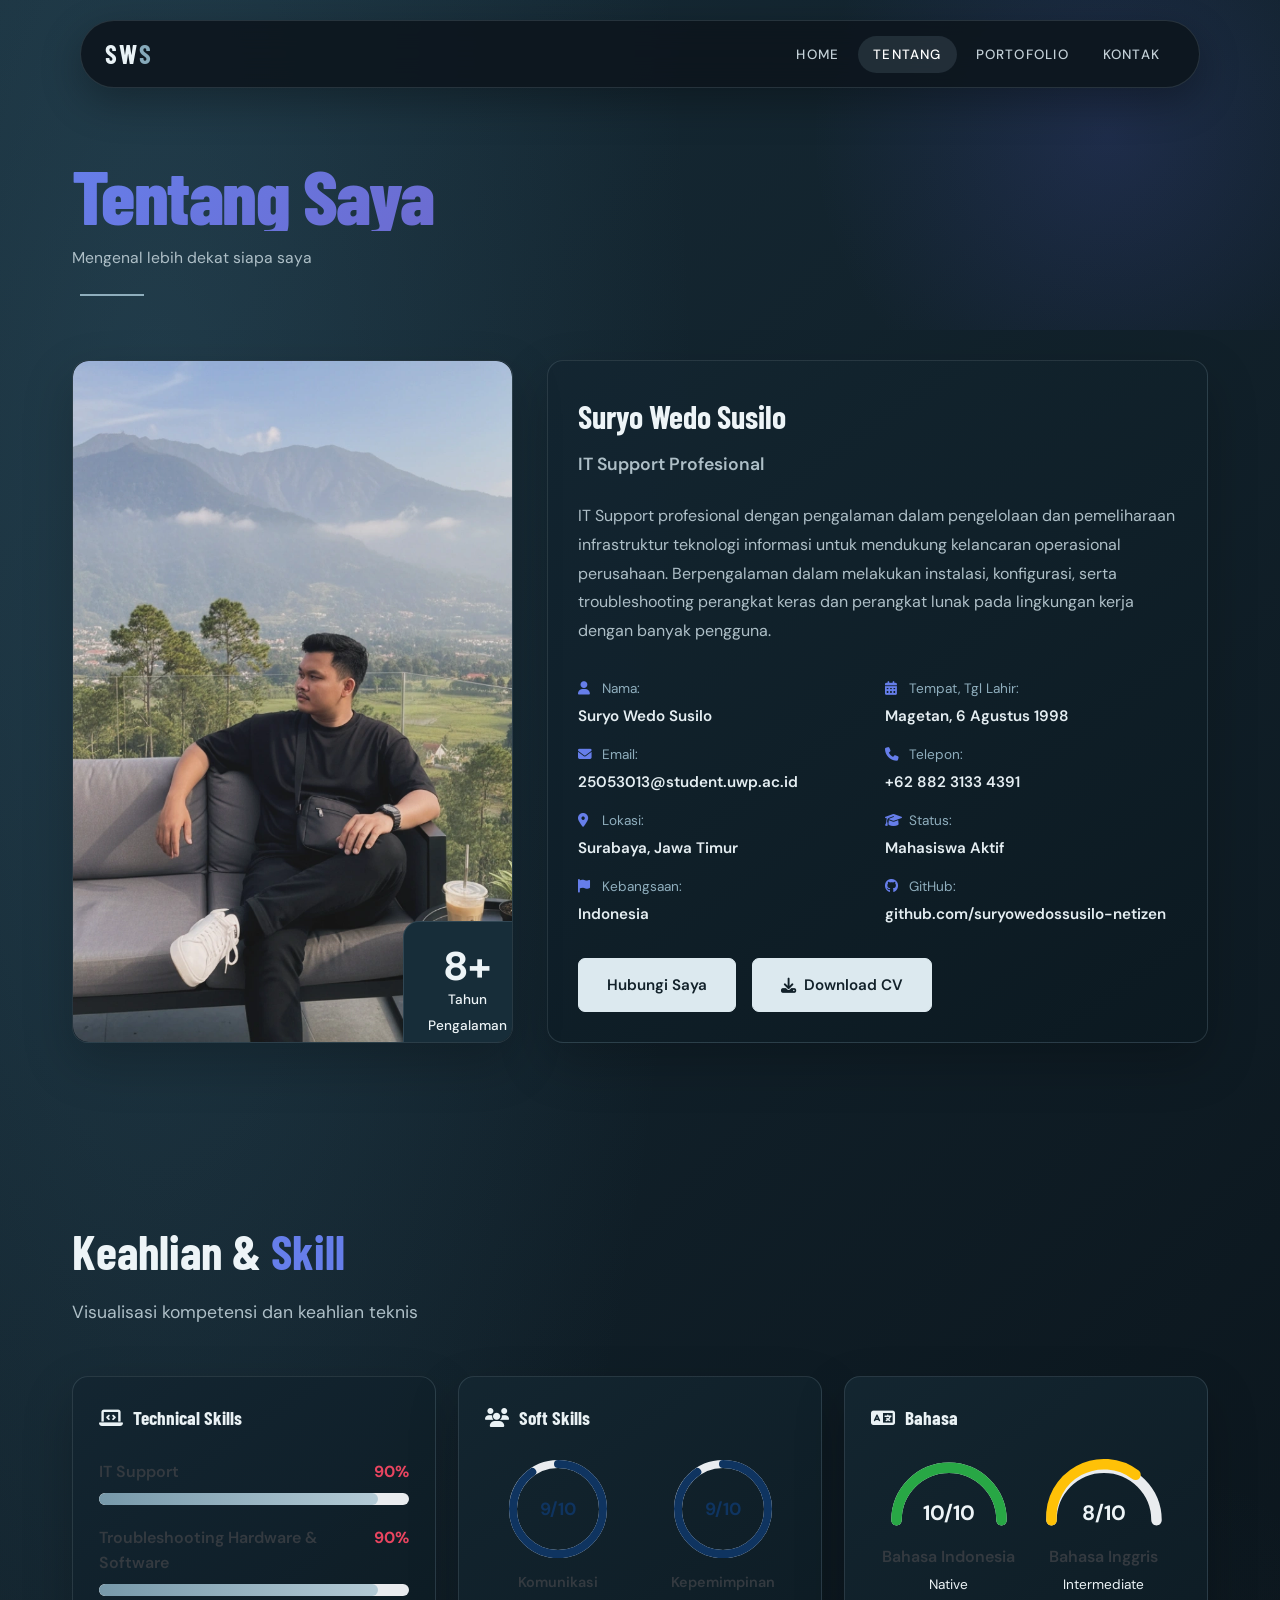
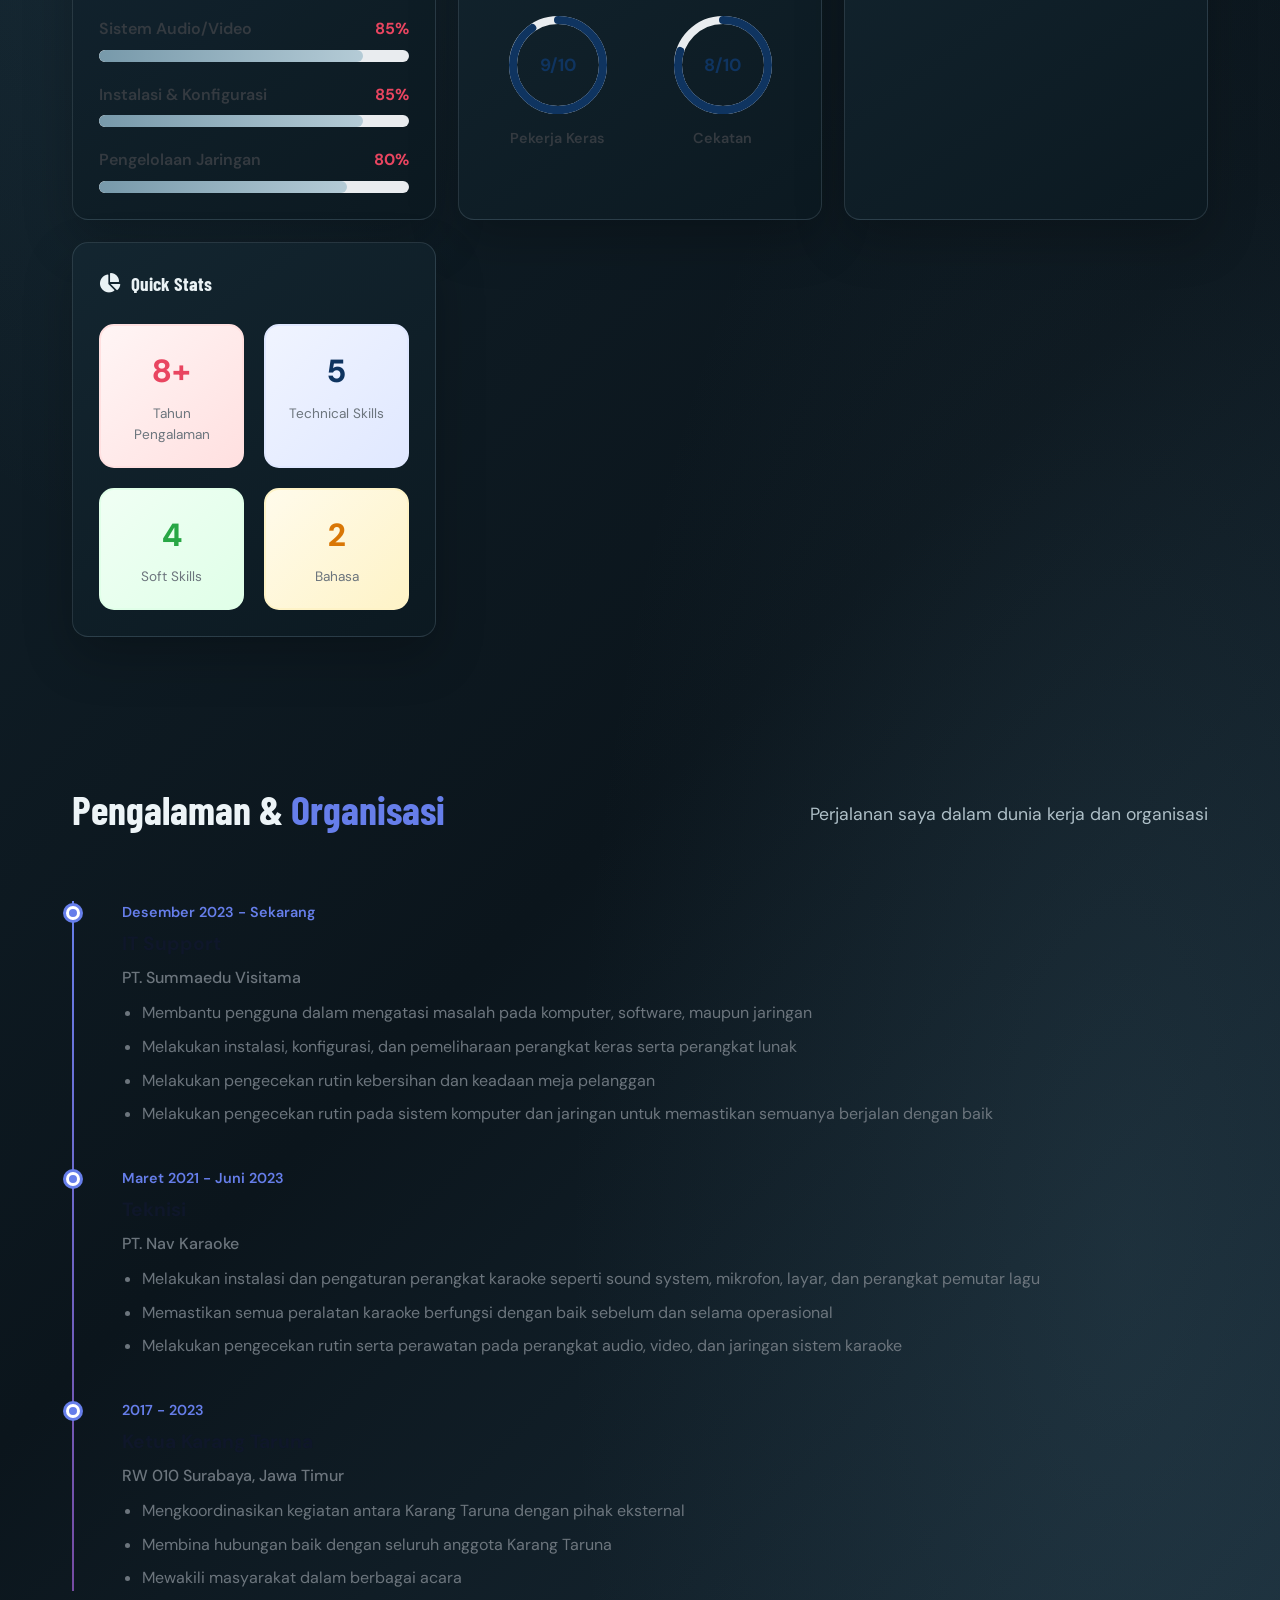
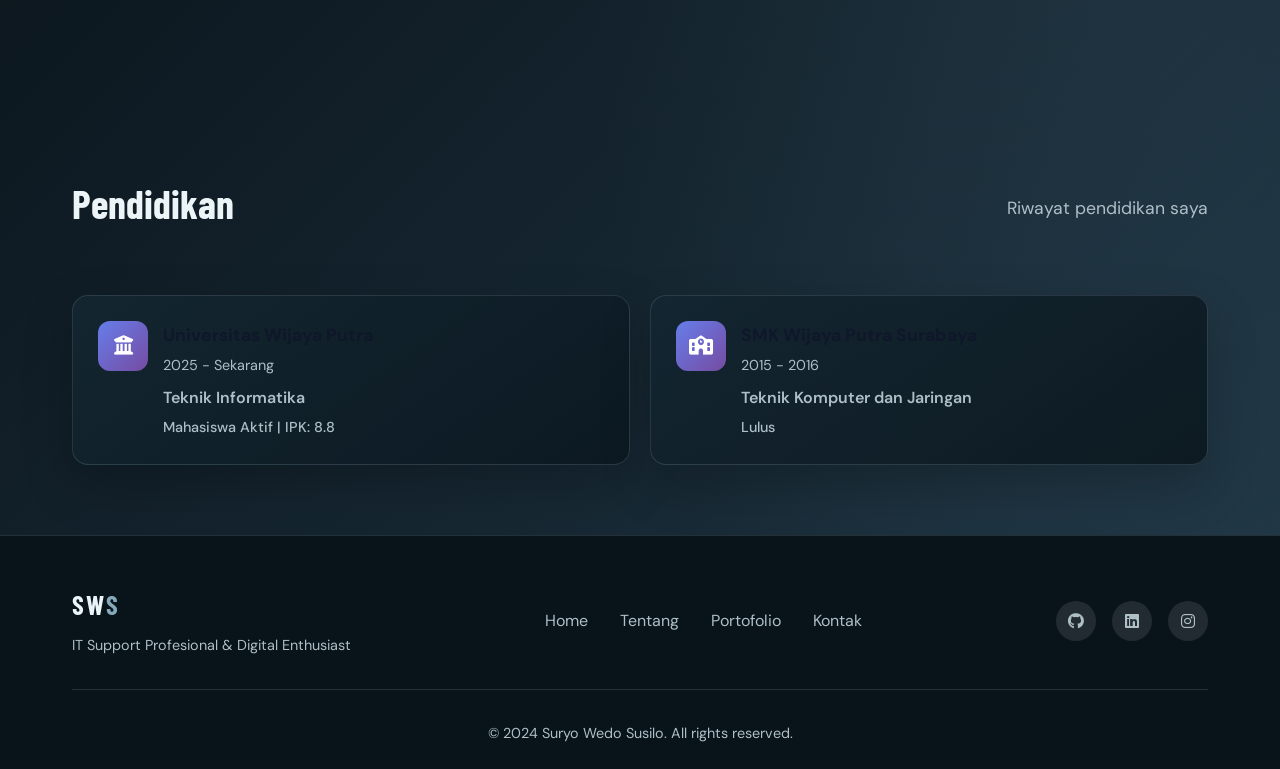
<file: about.html>
<!DOCTYPE html>
<html lang="id">
<head>
    <meta charset="UTF-8">
    <meta name="viewport" content="width=device-width, initial-scale=1.0">
    <title>Tentang Saya | Suryo Wedo Susilo</title>
    <link rel="stylesheet" href="css/style.css">
    <link rel="stylesheet" href="css/responsive.css">
    <link rel="stylesheet" href="css/animation.css">
    <link rel="stylesheet" href="css/portfolio-pages.css?v=20261102">
    <link href="https://cdnjs.cloudflare.com/ajax/libs/font-awesome/6.4.0/css/all.min.css" rel="stylesheet">
    <link rel="preconnect" href="https://fonts.googleapis.com">
    <link rel="preconnect" href="https://fonts.gstatic.com" crossorigin>
    <link href="https://fonts.googleapis.com/css2?family=Barlow+Condensed:wght@400;500;600;700;800&family=DM+Sans:wght@400;500;600;700&display=swap" rel="stylesheet">
    <base target="_self">
    <style>
        .skill-fill { height: 100%; background-color: var(--accent-color, #4caf50); display: block; }
        .skill-fill[data-percent="90"] { width: 90%; }
        .skill-fill[data-percent="85"] { width: 85%; }
        .skill-fill[data-percent="80"] { width: 80%; }
        .skills-dashboard-section {
            padding: 80px 0;
            background: linear-gradient(135deg, #f8f9fa 0%, #e9ecef 100%);
        }
        .section-header {
            text-align: center;
            margin-bottom: 50px;
        }
        .section-title {
            font-size: 2.5rem;
            margin-bottom: 10px;
        }
        .section-subtitle {
            color: #6c757d;
            font-size: 1.1rem;
        }
        .skills-grid {
            display: grid;
            grid-template-columns: repeat(auto-fit, minmax(350px, 1fr));
            gap: 30px;
            margin-bottom: 40px;
        }
        .skill-card {
            background: white;
            border-radius: 20px;
            padding: 30px;
            box-shadow: 0 10px 40px rgba(0,0,0,0.1);
        }
        .skill-card h3 {
            margin-bottom: 25px;
            display: flex;
            align-items: center;
            gap: 10px;
        }
        .tech-skills h3 {
            color: #e94560;
        }
        
        .soft-skills h3 {
            color: #0f3460;
        }
        
        .skill-bar-item {
            margin-bottom: 20px;
        }
        
        .skill-bar-header {
            display: flex;
            justify-content: space-between;
            margin-bottom: 8px;
        }
        
        .skill-bar-header span:first-child {
            font-weight: 600;
            color: #333;
        }
        
        .skill-percentage {
            color: #e94560;
            font-weight: bold;
        }
        
        .skill-bar-container {
            background: #e9ecef;
            height: 12px;
            border-radius: 6px;
            overflow: hidden;
        }
        
        .skill-bar-fill {
            height: 100%;
            border-radius: 6px;
            animation: fillBar 1.5s ease-out;
        }

        .skill-bar-fill-90 {
            width: 90%;
            background: linear-gradient(90deg, #e94560, #ff6b6b);
            animation-delay: 0.1s;
        }

        .skill-bar-fill-85 {
            width: 85%;
            background: linear-gradient(90deg, #ff6b6b, #ff8585);
            animation-delay: 0.2s;
        }

        .skill-bar-fill-85-3 {
            width: 85%;
            background: linear-gradient(90deg, #ff6b6b, #ff8585);
            animation-delay: 0.3s;
        }

        .skill-bar-fill-80 {
            width: 80%;
            background: linear-gradient(90deg, #ff8585, #ffb8b8);
            animation-delay: 0.4s;
        }
        
        .skill-bar-fill.tech-gradient-1,
        .skill-bar-fill.tech-gradient-2 {
            background: linear-gradient(90deg, #e94560, #ff6b6b);
        }
        
        .skill-bar-fill.tech-gradient-3,
        .skill-bar-fill.tech-gradient-4 {
            background: linear-gradient(90deg, #ff6b6b, #ff8585);
        }
        
        .skill-bar-fill.tech-gradient-5 {
            background: linear-gradient(90deg, #ff8585, #ffb8b8);
        }
        
        .soft-skills-grid {
            display: grid;
            grid-template-columns: 1fr 1fr;
            gap: 20px;
        }
        
        .progress-circle {
            text-align: center;
        }
        
        .progress-circle-svg {
            position: relative;
            width: 100px;
            height: 100px;
            margin: 0 auto 10px;
        }
        
        .progress-label {
            font-weight: 600;
            color: #333;
            font-size: 0.9rem;
        }
    </style>
    <link rel="preconnect" href="https://fonts.googleapis.com">
</head>
<body>
    <nav id="navbar" class="navbar scrolled">
        <div class="container">
            <a href="index.html" class="logo">SW<span class="highlight">S</span></a>
            <button type="button" class="nav-toggle" id="navToggle" aria-label="Toggle navigation">
                <i class="fas fa-bars"></i>
            </button>
            <ul class="nav-menu" id="navMenu">
                <li><a href="index.html">Home</a></li>
                <li><a href="about.html" class="active">Tentang</a></li>
                <li><a href="projects.html">Portofolio</a></li>
                <li><a href="contact.html">Kontak</a></li>
            </ul>
        </div>
    </nav>
    <section class="page-hero">
        <div class="container">
            <h1 class="page-title">Tentang <span class="highlight">Saya</span></h1>
            <p class="page-subtitle">Mengenal lebih dekat siapa saya</p>
        </div>
    </section>
    <section class="about-section">
        <div class="container">
            <div class="about-grid">
                <div class="about-image">
                    <img src="assets/images/profil2.jpg" alt="Suryo Wedo Susilo" id="aboutImage">
                    <div class="experience-badge">
                        <span class="number">8+</span>
                        <span class="text">Tahun<br>Pengalaman</span>
                    </div>
                </div>
                <div class="about-content">
                    <h2>Suryo Wedo Susilo</h2>
                    <p class="about-role">IT Support Profesional</p>
                    <div class="about-text">
                        <p>IT Support profesional dengan pengalaman dalam pengelolaan dan pemeliharaan infrastruktur teknologi informasi untuk mendukung kelancaran operasional perusahaan. Berpengalaman dalam melakukan instalasi, konfigurasi, serta troubleshooting perangkat keras dan perangkat lunak pada lingkungan kerja dengan banyak pengguna.</p>
                    </div>
                    <div class="personal-info">
                        <div class="info-item">
                            <span class="label"><i class="fas fa-user"></i> Nama:</span>
                            <span class="value">Suryo Wedo Susilo</span>
                        </div>
                        <div class="info-item">
                            <span class="label"><i class="fas fa-calendar-alt"></i> Tempat, Tgl Lahir:</span>
                            <span class="value">Magetan, 6 Agustus 1998</span>
                        </div>
                        <div class="info-item">
                            <span class="label"><i class="fas fa-envelope"></i> Email:</span>
                            <span class="value">25053013@student.uwp.ac.id</span>
                        </div>
                        <div class="info-item">
                            <span class="label"><i class="fas fa-phone"></i> Telepon:</span>
                            <span class="value">+62 882 3133 4391</span>
                        </div>
                        <div class="info-item">
                            <span class="label"><i class="fas fa-map-marker-alt"></i> Lokasi:</span>
                            <span class="value">Surabaya, Jawa Timur</span>
                        </div>
                        <div class="info-item">
                            <span class="label"><i class="fas fa-graduation-cap"></i> Status:</span>
                            <span class="value">Mahasiswa Aktif</span>
                        </div>
                        <div class="info-item">
                            <span class="label"><i class="fas fa-flag"></i> Kebangsaan:</span>
                            <span class="value">Indonesia</span>
                        </div>
                        <div class="info-item">
                            <span class="label"><i class="fab fa-github"></i> GitHub:</span>
                            <span class="value">github.com/suryowedossusilo-netizen</span>
                        </div>
                    </div>
                    <div class="about-buttons">
                        <a href="contact.html" class="btn btn-primary">Hubungi Saya</a>
                        <a href="https://drive.google.com/file/d/1eTiuidRUvcqx3aAX0KhzxMoconwBWNHU/view?usp=sharing" class="btn btn-black" target="_self" rel="noopener noreferrer">
                            <i class="fas fa-download"></i> Download CV
                        </a>
                    </div>
                </div>
            </div>
        </div>
    </section>
    <section class="skills-dashboard-section">
        <div class="container">
            <div class="section-header">
                <h2 class="section-title">Keahlian & <span class="highlight">Skill</span></h2>
                <p class="section-subtitle">Visualisasi kompetensi dan keahlian teknis</p>
            </div>

            <div class="dashboard-grid">
                <div class="dashboard-card card-technical">
                    <h3 class="card-title">
                        <i class="fas fa-laptop-code"></i> Technical Skills
                    </h3>

                    <div class="skill-bar-item">
                        <div class="skill-header">
                            <span>IT Support</span>
                            <span class="skill-percent">90%</span>
                        </div>
                        <div class="skill-track">
                            <div class="skill-fill" data-percent="90"></div>
                        </div>
                    </div>

                    <div class="skill-bar-item">
                        <div class="skill-header">
                            <span>Troubleshooting Hardware & Software</span>
                            <span class="skill-percent">90%</span>
                        </div>
                        <div class="skill-track">
                            <div class="skill-fill" data-percent="90"></div>
                        </div>
                    </div>

                    <div class="skill-bar-item">
                        <div class="skill-header">
                            <span>Sistem Audio/Video</span>
                            <span class="skill-percent">85%</span>
                        </div>
                        <div class="skill-track">
                            <div class="skill-fill" data-percent="85"></div>
                        </div>
                    </div>

                    <div class="skill-bar-item">
                        <div class="skill-header">
                            <span>Instalasi & Konfigurasi</span>
                            <span class="skill-percent">85%</span>
                        </div>
                        <div class="skill-track">
                            <div class="skill-fill" data-percent="85"></div>
                        </div>
                    </div>

                    <div class="skill-bar-item">
                        <div class="skill-header">
                            <span>Pengelolaan Jaringan</span>
                            <span class="skill-percent">80%</span>
                        </div>
                        <div class="skill-track">
                            <div class="skill-fill" data-percent="80"></div>
                        </div>
                    </div>
                </div>
                <div class="dashboard-card card-soft">
                    <h3 class="card-title">
                        <i class="fas fa-users"></i> Soft Skills
                    </h3>

                    <div class="soft-skills-grid">
                        <div class="circular-skill">
                            <div class="circular-progress" data-percent="90">
                                <svg viewBox="0 0 100 100">
                                    <circle class="circle-bg" cx="50" cy="50" r="45"/>
                                    <circle class="circle-fill" cx="50" cy="50" r="45" stroke-dasharray="283" stroke-dashoffset="28"/>
                                </svg>
                                <span class="circular-text">9/10</span>
                            </div>
                            <span class="circular-label">Komunikasi</span>
                        </div>

                        <div class="circular-skill">
                            <div class="circular-progress" data-percent="90">
                                <svg viewBox="0 0 100 100">
                                    <circle class="circle-bg" cx="50" cy="50" r="45"/>
                                    <circle class="circle-fill" cx="50" cy="50" r="45" stroke-dasharray="283" stroke-dashoffset="28"/>
                                </svg>
                                <span class="circular-text">9/10</span>
                            </div>
                            <span class="circular-label">Kepemimpinan</span>
                        </div>

                        <div class="circular-skill">
                            <div class="circular-progress" data-percent="90">
                                <svg viewBox="0 0 100 100">
                                    <circle class="circle-bg" cx="50" cy="50" r="45"/>
                                    <circle class="circle-fill" cx="50" cy="50" r="45" stroke-dasharray="283" stroke-dashoffset="28"/>
                                </svg>
                                <span class="circular-text">9/10</span>
                            </div>
                            <span class="circular-label">Pekerja Keras</span>
                        </div>

                        <div class="circular-skill">
                            <div class="circular-progress" data-percent="80">
                                <svg viewBox="0 0 100 100">
                                    <circle class="circle-bg" cx="50" cy="50" r="45"/>
                                    <circle class="circle-fill" cx="50" cy="50" r="45" stroke-dasharray="283" stroke-dashoffset="57"/>
                                </svg>
                                <span class="circular-text">8/10</span>
                            </div>
                            <span class="circular-label">Cekatan</span>
                        </div>
                    </div>
                </div>
                <div class="dashboard-card card-languages">
                    <h3 class="card-title">
                        <i class="fas fa-language"></i> Bahasa
                    </h3>

                    <div class="language-gauges">
                        <div class="gauge-item">
                            <div class="gauge-container">
                                <svg viewBox="0 0 140 80">
                                    <path class="gauge-bg" d="M 10 70 A 60 60 0 0 1 130 70"/>
                                    <path class="gauge-fill gauge-fill-full" d="M 10 70 A 60 60 0 0 1 130 70"/>
                                </svg>
                                <span class="gauge-text">10/10</span>
                            </div>
                            <div class="gauge-info">
                                <span class="gauge-name">Bahasa Indonesia</span>
                                <span class="gauge-level">Native</span>
                            </div>
                        </div>

                        <div class="gauge-item">
                            <div class="gauge-container">
                                <svg viewBox="0 0 140 80">
                                    <path class="gauge-bg" d="M 10 70 A 60 60 0 0 1 130 70"/>
                                    <path class="gauge-fill gauge-fill-partial" d="M 10 70 A 60 60 0 0 1 106 18"/>
                                </svg>
                                <span class="gauge-text">8/10</span>
                            </div>
                            <div class="gauge-info">
                                <span class="gauge-name">Bahasa Inggris</span>
                                <span class="gauge-level">Intermediate</span>
                            </div>
                        </div>
                    </div>
                </div>
                <div class="dashboard-card card-stats">
                    <h3 class="card-title">
                        <i class="fas fa-chart-pie"></i> Quick Stats
                    </h3>

                    <div class="stats-grid-mini">
                        <div class="stat-mini stat-red">
                            <div class="stat-mini-number">8+</div>
                            <div class="stat-mini-label">Tahun Pengalaman</div>
                        </div>

                        <div class="stat-mini stat-blue">
                            <div class="stat-mini-number">5</div>
                            <div class="stat-mini-label">Technical Skills</div>
                        </div>

                        <div class="stat-mini stat-green">
                            <div class="stat-mini-number">4</div>
                            <div class="stat-mini-label">Soft Skills</div>
                        </div>

                        <div class="stat-mini stat-yellow">
                            <div class="stat-mini-number">2</div>
                            <div class="stat-mini-label">Bahasa</div>
                        </div>
                    </div>
                </div>
            </div>
        </div>
    </section>
    <section class="experience-section">
        <div class="container">
            <div class="section-header">
                <h2 class="section-title">Pengalaman & <span class="highlight">Organisasi</span></h2>
                <p class="section-subtitle">Perjalanan saya dalam dunia kerja dan organisasi</p>
            </div>
            <div class="timeline" id="experienceTimeline">
                <div class="timeline-item">
                    <div class="timeline-date">Desember 2023 - Sekarang</div>
                    <div class="timeline-title">IT Support</div>
                    <div class="timeline-company">PT. Summaedu Visitama</div>
                    <div class="timeline-description">
                        <ul>
                            <li>Membantu pengguna dalam mengatasi masalah pada komputer, software, maupun jaringan</li>
                            <li>Melakukan instalasi, konfigurasi, dan pemeliharaan perangkat keras serta perangkat lunak</li>
                            <li>Melakukan pengecekan rutin kebersihan dan keadaan meja pelanggan</li>
                            <li>Melakukan pengecekan rutin pada sistem komputer dan jaringan untuk memastikan semuanya berjalan dengan baik</li>
                        </ul>
                    </div>
                </div>
                <div class="timeline-item">
                    <div class="timeline-date">Maret 2021 - Juni 2023</div>
                    <div class="timeline-title">Teknisi</div>
                    <div class="timeline-company">PT. Nav Karaoke</div>
                    <div class="timeline-description">
                        <ul>
                            <li>Melakukan instalasi dan pengaturan perangkat karaoke seperti sound system, mikrofon, layar, dan perangkat pemutar lagu</li>
                            <li>Memastikan semua peralatan karaoke berfungsi dengan baik sebelum dan selama operasional</li>
                            <li>Melakukan pengecekan rutin serta perawatan pada perangkat audio, video, dan jaringan sistem karaoke</li>
                        </ul>
                    </div>
                </div>
                <div class="timeline-item">
                    <div class="timeline-date">2017 - 2023</div>
                    <div class="timeline-title">Ketua Karang Taruna</div>
                    <div class="timeline-company">RW 010 Surabaya, Jawa Timur</div>
                    <div class="timeline-description">
                        <ul>
                            <li>Mengkoordinasikan kegiatan antara Karang Taruna dengan pihak eksternal</li>
                            <li>Membina hubungan baik dengan seluruh anggota Karang Taruna</li>
                            <li>Mewakili masyarakat dalam berbagai acara</li>
                        </ul>
                    </div>
                </div>
            </div>
        </div>
    </section>
    <section class="education-section">
        <div class="container">
            <div class="section-header">
                <h2 class="section-title">Pendidikan</h2>
                <p class="section-subtitle">Riwayat pendidikan saya</p>
            </div>
            <div class="education-grid">

                <div class="education-card">
                    <div class="education-icon">
                        <i class="fas fa-university"></i>
                    </div>
                    <div class="education-info">
                        <h3>Universitas Wijaya Putra</h3>
                        <p class="education-year">2025 - Sekarang</p>
                        <p class="education-major">Teknik Informatika</p>
                        <p class="education-status">Mahasiswa Aktif | IPK: 8.8</p>
                    </div>
                </div>

                <div class="education-card">
                    <div class="education-icon">
                        <i class="fas fa-school"></i>
                    </div>
                    <div class="education-info">
                        <h3>SMK Wijaya Putra Surabaya</h3>
                        <p class="education-year">2015 - 2016</p>
                        <p class="education-major">Teknik Komputer dan Jaringan</p>
                        <p class="education-status">Lulus</p>
                    </div>
                </div>
            </div>
        </div>
    </section>

    <!-- Footer -->
    <footer class="footer">
        <div class="container">
            <div class="footer-content">
                <div class="footer-brand">
                    <span class="logo">SW<span class="highlight">S</span></span>
                    <p>IT Support Profesional & Digital Enthusiast</p>
                </div>
                <div class="footer-links">
                    <a href="index.html">Home</a>
                    <a href="about.html">Tentang</a>
                    <a href="projects.html">Portofolio</a>
                    <a href="contact.html">Kontak</a>
                </div>
                <div class="footer-social">
                    <a href="https://github.com/suryowedossusilo-netizen" target="_self" rel="noopener noreferrer" aria-label="GitHub">
                        <i class="fab fa-github"></i>
                    </a>
                    <a href="https://www.linkedin.com/in/suryo-wedo-susilo" target="_self" rel="noopener noreferrer" aria-label="LinkedIn">
                        <i class="fab fa-linkedin"></i>
                    </a>
                    <a href="https://www.instagram.com/Vruimte_" target="_self" rel="noopener noreferrer" aria-label="Instagram">
                        <i class="fab fa-instagram"></i>
                    </a>
                </div>
            </div>
            <div class="footer-bottom">
                <p>&copy; 2024 Suryo Wedo Susilo. All rights reserved.</p>
            </div>
        </div>
    </footer>

    <script src="js/main.js"></script>
    <script src="js/animation.js"></script>
    <script>
       document.addEventListener('DOMContentLoaded', () => {
    const skillBars = document.querySelectorAll('.skill-fill');
    const observer = new IntersectionObserver((entries) => {
        entries.forEach(entry => {
            if (entry.isIntersecting) {
                const percent = entry.target.getAttribute('data-percent');
                entry.target.style.width = percent + '%';
                entry.target.classList.add('animated');
            }
        });
    }, { threshold: 0.5 });

    skillBars.forEach(bar => observer.observe(bar));
    
    const timelineItems = document.querySelectorAll('.timeline-item');
    const timelineObserver = new IntersectionObserver((entries) => {
        entries.forEach((entry, index) => {
            if (entry.isIntersecting) {
                setTimeout(() => {
                    entry.target.classList.add('animate-in');
                }, index * 200);
            }
        });
    }, { threshold: 0.2 });

    timelineItems.forEach(item => timelineObserver.observe(item));
});
            }
            const skillBars = document.querySelectorAll('.skill-fill');
            const observer = new IntersectionObserver((entries) => {
                entries.forEach(entry => {
                    if (entry.isIntersecting) {
                        entry.target.style.width = entry.target.style.width;
                        entry.target.classList.add('animated');
                    }
                });
            }, { threshold: 0.5 });

            skillBars.forEach(bar => observer.observe(bar));
            const timelineItems = document.querySelectorAll('.timeline-item');
            const timelineObserver = new IntersectionObserver((entries) => {
                entries.forEach((entry, index) => {
                    if (entry.isIntersecting) {
                        setTimeout(() => {
                            entry.target.classList.add('animate-in');
                        }, index * 200);
                    }
                });
            }, { threshold: 0.2 });

            timelineItems.forEach(item => timelineObserver.observe(item));
        });
      </script>
</body>
</html>
</file>
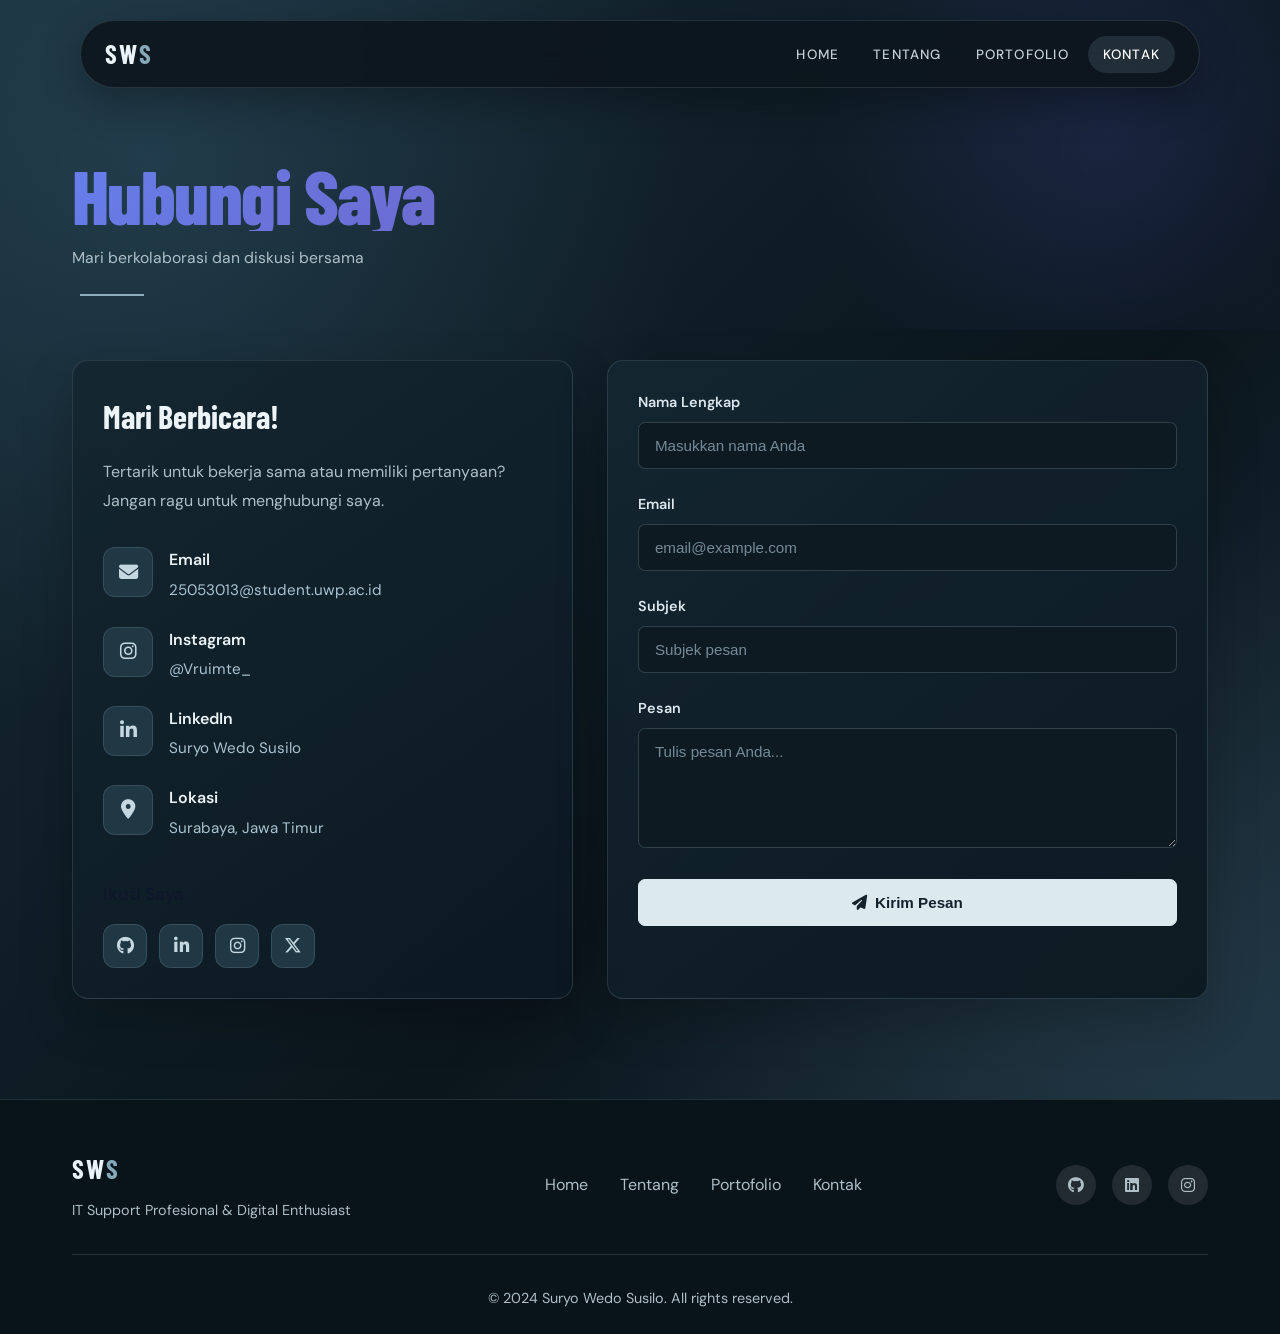
<file: contact.html>
<!DOCTYPE html>
<html lang="id">
<head>
    <meta charset="UTF-8">
    <meta name="viewport" content="width=device-width, initial-scale=1.0">
    <title>Kontak | Suryo Wedo Susilo</title>
    <link rel="stylesheet" href="css/style.css">
    <link rel="stylesheet" href="css/responsive.css">
    <link rel="stylesheet" href="css/animation.css">
    <link rel="stylesheet" href="css/portfolio-pages.css?v=20261102">
    <link href="https://cdnjs.cloudflare.com/ajax/libs/font-awesome/6.4.0/css/all.min.css" rel="stylesheet">
    <link rel="preconnect" href="https://fonts.googleapis.com">
    <link rel="preconnect" href="https://fonts.gstatic.com" crossorigin>
    <link href="https://fonts.googleapis.com/css2?family=Barlow+Condensed:wght@400;500;600;700;800&family=DM+Sans:wght@400;500;600;700&display=swap" rel="stylesheet">
<base target="_self">
    <link rel="preconnect" href="https://fonts.googleapis.com">
</head>
<body>
    <nav id="navbar" class="navbar scrolled">
        <div class="container">
            <a href="index.html" class="logo">SW<span class="highlight">S</span></a>
            <button class="nav-toggle" id="navToggle" aria-label="Toggle navigation">
                <i class="fas fa-bars"></i>
            </button>
            <ul class="nav-menu" id="navMenu">
                <li><a href="index.html">Home</a></li>
                <li><a href="about.html">Tentang</a></li>
                <li><a href="projects.html">Portofolio</a></li>
                <li><a href="contact.html" class="active">Kontak</a></li>
            </ul>
        </div>
    </nav>
    <section class="page-hero">
        <div class="container">
            <h1 class="page-title">Hubungi <span class="highlight">Saya</span></h1>
            <p class="page-subtitle">Mari berkolaborasi dan diskusi bersama</p>
        </div>
    </section>
    <section class="contact-section">
        <div class="container">
            <div class="contact-grid">
                <div class="contact-info">
                    <h2>Mari Berbicara!</h2>
                    <p>Tertarik untuk bekerja sama atau memiliki pertanyaan? Jangan ragu untuk menghubungi saya.</p>

                    <div class="contact-details">
                        <div class="contact-item">
                            <div class="contact-icon">
                                <i class="fas fa-envelope"></i>
                            </div>
                            <div class="contact-detail">
                                <h4>Email</h4>
                                <a href="mailto:25053013@student.uwp.ac.id">25053013@student.uwp.ac.id</a>
                            </div>
                        </div>

                        <div class="contact-item">
                            <div class="contact-icon">
                                <i class="fab fa-instagram"></i>
                            </div>
                            <div class="contact-detail">
                                <h4>Instagram</h4>
                                <a href="https://www.instagram.com/vruimte_" target="_blank" rel="noopener noreferrer">@Vruimte_</a>
                            </div>
                        </div>

                        <div class="contact-item">
                            <div class="contact-icon">
                                <i class="fab fa-linkedin-in"></i>
                            </div>
                            <div class="contact-detail">
                                <h4>LinkedIn</h4>
                                <a href="https://www.linkedin.com/in/suryo-wedo-susilo/" target="_blank" rel="noopener noreferrer">Suryo Wedo Susilo</a>
                            </div>
                        </div>

                        <div class="contact-item">
                            <div class="contact-icon">
                                <i class="fas fa-map-marker-alt"></i>
                            </div>
                            <div class="contact-detail">
                                <h4>Lokasi</h4>
                                <a href="https://maps.google.com/?q=Surabaya,Jawa+Timur" target="_blank" rel="noopener noreferrer">Surabaya, Jawa Timur</a>
                            </div>
                        </div>
                    </div>

                    <div class="social-connect">
                        <h4>Ikuti Saya</h4>
                        <div class="social-icons">
                            <a href="https://github.com/suryowedossusilo-netizen" target="_blank" rel="noopener noreferrer" class="social-icon" title="GitHub">
                                <i class="fab fa-github"></i>
                            </a>
                            <a href="https://www.linkedin.com/in/suryo-wedo-susilo" target="_blank" rel="noopener noreferrer" class="social-icon" title="LinkedIn">
                                <i class="fab fa-linkedin-in"></i>
                            </a>
                            <a href="https://www.instagram.com/Vruimte_" target="_blank" rel="noopener noreferrer" class="social-icon" title="Instagram">
                                <i class="fab fa-instagram"></i>
                            </a>
                            <a href="https://x.com/VRuimte" target="_blank" rel="noopener noreferrer" class="social-icon" title="X (Twitter)">
                                <i class="fab fa-x-twitter"></i>
                            </a>
                        </div>
                    </div>
                </div>
                <div class="contact-form-wrapper">
                    <form id="contactForm" class="contact-form" novalidate>
                        <div class="form-group">
                            <label for="name">Nama Lengkap</label>
                            <input type="text" id="name" name="name" required placeholder="Masukkan nama Anda">
                            <span class="form-error">Nama wajib diisi</span>
                        </div>

                        <div class="form-group">
                            <label for="email">Email</label>
                            <input type="email" id="email" name="email" required placeholder="email@example.com">
                            <span class="form-error">Email tidak valid</span>
                        </div>

                        <div class="form-group">
                            <label for="subject">Subjek</label>
                            <input type="text" id="subject" name="subject" required placeholder="Subjek pesan">
                            <span class="form-error">Subjek wajib diisi</span>
                        </div>

                        <div class="form-group">
                            <label for="message">Pesan</label>
                            <textarea id="message" name="message" rows="5" required placeholder="Tulis pesan Anda..."></textarea>
                            <span class="form-error">Pesan wajib diisi</span>
                        </div>

                        <button type="submit" class="btn btn-primary btn-full">
                            <i class="fas fa-paper-plane"></i> Kirim Pesan
                        </button>
                    </form>
                </div>
            </div>
        </div>
    </section>
    <footer class="footer">
        <div class="container">
            <div class="footer-content">
                <div class="footer-brand">
                    <span class="logo">SW<span class="highlight">S</span></span>
                    <p>IT Support Profesional & Digital Enthusiast</p>
                </div>
                <div class="footer-links">
                    <a href="index.html">Home</a>
                    <a href="about.html">Tentang</a>
                    <a href="projects.html">Portofolio</a>
                    <a href="contact.html">Kontak</a>
                </div>
                <div class="footer-social">
                    <a href="https://github.com/suryowedossusilo-netizen" target="_blank" rel="noopener noreferrer" aria-label="GitHub">
                        <i class="fab fa-github"></i>
                    </a>
                    <a href="https://www.linkedin.com/in/suryo-wedo-susilo" target="_blank" rel="noopener noreferrer" aria-label="LinkedIn">
                        <i class="fab fa-linkedin"></i>
                    </a>
                    <a href="https://www.instagram.com/Vruimte_" target="_blank" rel="noopener noreferrer" aria-label="Instagram">
                        <i class="fab fa-instagram"></i>
                    </a>
                </div>
            </div>
            <div class="footer-bottom">
                <p>&copy; 2024 Suryo Wedo Susilo. All rights reserved.</p>
            </div>
        </div>
    </footer>

    <script src="js/main.js"></script>
    <script src="js/animation.js"></script>
    <script>
        document.addEventListener('DOMContentLoaded', () => {
            const navToggle = document.getElementById('navToggle');
            const navMenu = document.getElementById('navMenu');

            if (navToggle && navMenu) {
                navToggle.addEventListener('click', () => {
                    navMenu.classList.toggle('active');
                    navToggle.classList.toggle('active');
                });
            }
            const contactForm = document.getElementById('contactForm');

            contactForm.addEventListener('submit', (e) => {
                e.preventDefault();

                let isValid = true;
                const formGroups = contactForm.querySelectorAll('.form-group');

                formGroups.forEach(group => {
                    const input = group.querySelector('input, textarea');
                    const error = group.querySelector('.form-error');
                    if (!input.value.trim()) {
                        group.classList.add('has-error');
                        isValid = false;
                    } else if (input.type === 'email' && !isValidEmail(input.value)) {
                        group.classList.add('has-error');
                        isValid = false;
                    } else {
                        group.classList.remove('has-error');
                    }
                });

                if (isValid) {
                    const submitBtn = contactForm.querySelector('button[type="submit"]');
                    const originalText = submitBtn.innerHTML;
                    submitBtn.innerHTML = '<i class="fas fa-spinner fa-spin"></i> Mengirim...';
                    submitBtn.disabled = true;

                    setTimeout(() => {
                        alert('Terima kasih! Pesan Anda telah terkirim. Saya akan menghubungi Anda segera.');
                        contactForm.reset();
                        submitBtn.innerHTML = originalText;
                        submitBtn.disabled = false;
                    }, 1500);
                }
            });
            const inputs = contactForm.querySelectorAll('input, textarea');
            inputs.forEach(input => {
                input.addEventListener('blur', () => {
                    const group = input.closest('.form-group');
                    if (!input.value.trim()) {
                        group.classList.add('has-error');
                    } else if (input.type === 'email' && !isValidEmail(input.value)) {
                        group.classList.add('has-error');
                    } else {
                        group.classList.remove('has-error');
                    }
                });

                input.addEventListener('input', () => {
                    const group = input.closest('.form-group');
                    if (input.value.trim()) {
                        group.classList.remove('has-error');
                    }
                });
            });

            function isValidEmail(email) {
                return /^[^\s@]+@[^\s@]+\.[^\s@]+$/.test(email);
            }
        });
    </script>
</body>
</html>
</file>
<file: css/style.css>
:root {
    --primary: #667eea;
    --primary-dark: #5a67d8;
    --secondary: #764ba2;
    --accent: #e94560;
    --accent-light: #ff6b6b;
    --dark: #0f172a;
    --dark-light: #1e293b;
    --gray-100: #f8f9fa;
    --gray-200: #e9ecef;
    --gray-300: #dee2e6;
    --gray-400: #ced4da;
    --gray-500: #adb5bd;
    --gray-600: #6c757d;
    --gray-700: #495057;
    --gray-800: #343a40;
    --gray-900: #212529;
    --white: #ffffff;
    --black: #000000;
    --success: #28a745;
    --warning: #ffc107;
    --danger: #dc3545;
    --font-family: 'Inter', -apple-system, BlinkMacSystemFont, sans-serif;
    --shadow-sm: 0 2px 4px rgba(0,0,0,0.05);
    --shadow: 0 4px 6px rgba(0,0,0,0.1);
    --shadow-lg: 0 10px 40px rgba(0,0,0,0.1);
    --shadow-xl: 0 20px 40px -15px rgba(99, 102, 241, 0.3);
    --radius: 8px;
    --radius-lg: 16px;
    --radius-xl: 20px;
    --transition: all 0.3s ease;
    --transition-slow: all 0.4s cubic-bezier(0.4, 0, 0.2, 1);
}

/* Reset & Base */
*, *::before, *::after {
    margin: 0;
    padding: 0;
    box-sizing: border-box;
}

html {
    scroll-behavior: smooth;
    font-size: 16px;
}

body {
    font-family: var(--font-family);
    line-height: 1.6;
    color: var(--gray-800);
    background: var(--white);
    overflow-x: hidden;
    -webkit-font-smoothing: antialiased;
}

a {
    text-decoration: none;
    color: inherit;
    transition: var(--transition);
}

img {
    max-width: 100%;
    height: auto;
    display: block;
}

ul {
    list-style: none;
}

.container {
    max-width: 1200px;
    margin: 0 auto;
    padding: 0 2rem;
}

/* ============================================
   NAVIGATION
   ============================================ */
.navbar {
    position: fixed;
    top: 0;
    left: 0;
    right: 0;
    z-index: 1000;
    padding: 1rem 0;
    transition: var(--transition);
    background: transparent;
}

.navbar.scrolled {
    background: rgba(255, 255, 255, 0.95);
    backdrop-filter: blur(10px);
    box-shadow: var(--shadow-sm);
    padding: 0.75rem 0;
}

.navbar .container {
    display: flex;
    justify-content: space-between;
    align-items: center;
}

.logo {
    font-size: 1.8rem;
    font-weight: 800;
    color: var(--dark);
    letter-spacing: -1px;
}

.logo .highlight {
    color: var(--primary);
}

.nav-menu {
    display: flex;
    gap: 0.5rem;
}

.nav-menu a {
    padding: 0.5rem 1.25rem;
    border-radius: var(--radius);
    font-weight: 500;
    color: var(--gray-700);
    position: relative;
}

.nav-menu a:hover,
.nav-menu a.active {
    color: var(--primary);
    background: rgba(102, 126, 234, 0.1);
}

.nav-toggle {
    display: none;
    background: none;
    border: none;
    font-size: 1.5rem;
    color: var(--dark);
    cursor: pointer;
    padding: 0.5rem;
}

/* ============================================
   HERO SECTION (Index)
   ============================================ */
.hero {
    min-height: 100vh;
    display: flex;
    align-items: center;
    position: relative;
    padding: 100px 0 60px;
    background: linear-gradient(135deg, var(--gray-100) 0%, var(--white) 100%);
    overflow: hidden;
}

.hero-bg {
    position: absolute;
    top: -10%;
    right: -5%;
    width: 600px;
    height: 600px;
    background: radial-gradient(circle, rgba(102, 126, 234, 0.08) 0%, transparent 70%);
    border-radius: 50%;
    pointer-events: none;
}

.hero-content {
    display: grid;
    grid-template-columns: 1fr 1fr;
    gap: 4rem;
    align-items: center;
}

.greeting {
    font-size: 1.1rem;
    color: var(--gray-600);
    margin-bottom: 0.5rem;
}

.hero-title {
    font-size: 3.5rem;
    font-weight: 800;
    line-height: 1.1;
    margin-bottom: 1rem;
    color: var(--dark);
}

.hero-title .highlight {
    color: var(--primary);
}

.hero-subtitle {
    font-size: 1.5rem;
    font-weight: 600;
    color: var(--primary);
    margin-bottom: 1.5rem;
    min-height: 2rem;
}

.hero-subtitle::after {
    content: '|';
    animation: blink 1s infinite;
    margin-left: 4px;
}

@keyframes blink {
    0%, 100% { opacity: 1; }
    50% { opacity: 0; }
}

.hero-description {
    font-size: 1.05rem;
    color: var(--gray-600);
    margin-bottom: 2rem;
    line-height: 1.8;
}

.hero-description .highlight {
    color: var(--primary);
    font-weight: 600;
}

.hero-buttons {
    display: flex;
    gap: 1rem;
    margin-bottom: 2rem;
    flex-wrap: wrap;
}

.social-links {
    display: flex;
    gap: 1rem;
}

.social-link {
    width: 44px;
    height: 44px;
    border-radius: 50%;
    background: var(--white);
    border: 1px solid var(--gray-300);
    display: flex;
    align-items: center;
    justify-content: center;
    color: var(--gray-700);
    font-size: 1.1rem;
    transition: var(--transition);
}

.social-link:hover {
    background: var(--primary);
    color: var(--white);
    border-color: var(--primary);
    transform: translateY(-3px);
    box-shadow: var(--shadow);
}

/* Hero Image */
.hero-image {
    display: flex;
    justify-content: center;
    align-items: center;
}

.image-wrapper {
    position: relative;
    width: 350px;
    height: 350px;
}

.image-wrapper img {
    width: 100%;
    height: 100%;
    object-fit: cover;
    border-radius: 30% 70% 70% 30% / 30% 30% 70% 70%;
    position: relative;
    z-index: 2;
    box-shadow: var(--shadow-lg);
}

.image-border {
    position: absolute;
    top: -15px;
    left: -15px;
    right: 15px;
    bottom: 15px;
    border: 3px solid var(--primary);
    border-radius: 30% 70% 70% 30% / 30% 30% 70% 70%;
    z-index: 1;
    animation: morph 8s ease-in-out infinite;
}

@keyframes morph {
    0%, 100% { border-radius: 30% 70% 70% 30% / 30% 30% 70% 70%; }
    50% { border-radius: 70% 30% 30% 70% / 70% 70% 30% 30%; }
}

.scroll-indicator {
    position: absolute;
    bottom: 30px;
    left: 50%;
    transform: translateX(-50%);
    animation: bounce 2s infinite;
}

.scroll-indicator a {
    color: var(--gray-500);
    font-size: 1.5rem;
}

@keyframes bounce {
    0%, 20%, 50%, 80%, 100% { transform: translateX(-50%) translateY(0); }
    40% { transform: translateX(-50%) translateY(-10px); }
    60% { transform: translateX(-50%) translateY(-5px); }
}

/* ============================================
   BUTTONS
   ============================================ */
.btn {
    display: inline-flex;
    align-items: center;
    gap: 0.5rem;
    padding: 0.875rem 1.75rem;
    border-radius: 50px;
    font-weight: 600;
    font-size: 0.95rem;
    cursor: pointer;
    transition: var(--transition);
    border: 2px solid transparent;
}

.btn-primary {
    background: linear-gradient(135deg, var(--primary) 0%, var(--secondary) 100%);
    color: var(--white);
    box-shadow: 0 4px 15px rgba(102, 126, 234, 0.4);
}

.btn-primary:hover {
    transform: translateY(-2px);
    box-shadow: 0 8px 25px rgba(102, 126, 234, 0.5);
}

.btn-outline {
    background: transparent;
    color: var(--primary);
    border-color: var(--primary);
}

.btn-outline:hover {
    background: var(--primary);
    color: var(--white);
    transform: translateY(-2px);
}

.btn-black {
    background: var(--black);
    color: var(--white);
    border: 2px solid var(--black);
}

.btn-black:hover {
    background: var(--gray-800);
    border-color: var(--gray-800);
    transform: translateY(-2px);
}

.btn-full {
    width: 100%;
    justify-content: center;
}

/* ============================================
   FEATURED SECTION (Index)
   ============================================ */
.featured-section {
    padding: 80px 0;
    background: var(--white);
}

.section-header {
    display: flex;
    justify-content: space-between;
    align-items: center;
    margin-bottom: 3rem;
    flex-wrap: wrap;
    gap: 1rem;
}

.section-title {
    font-size: 2rem;
    font-weight: 700;
    color: var(--dark);
}

.section-title .highlight {
    color: var(--primary);
}

.view-all {
    color: var(--primary);
    font-weight: 600;
    display: flex;
    align-items: center;
    gap: 0.5rem;
}

.view-all:hover {
    gap: 0.75rem;
}

.projects-preview {
    display: grid;
    grid-template-columns: repeat(auto-fit, minmax(320px, 1fr));
    gap: 2rem;
}

.project-card {
    background: var(--white);
    border-radius: var(--radius-lg);
    overflow: hidden;
    box-shadow: var(--shadow);
    transition: var(--transition-slow);
    border: 1px solid var(--gray-200);
}

.project-card:hover {
    transform: translateY(-8px);
    box-shadow: var(--shadow-xl);
}

.project-image {
    position: relative;
    height: 200px;
    overflow: hidden;
}

.project-image img {
    width: 100%;
    height: 100%;
    object-fit: cover;
    transition: transform 0.6s ease;
}

.project-card:hover .project-image img {
    transform: scale(1.05);
}

.project-overlay {
    position: absolute;
    inset: 0;
    background: rgba(102, 126, 234, 0.8);
    display: flex;
    align-items: center;
    justify-content: center;
    opacity: 0;
    transition: var(--transition);
}

.project-card:hover .project-overlay {
    opacity: 1;
}

.btn-view {
    padding: 0.75rem 1.5rem;
    background: var(--white);
    color: var(--primary);
    border-radius: 50px;
    font-weight: 600;
    transform: translateY(20px);
    transition: var(--transition);
}

.project-card:hover .btn-view {
    transform: translateY(0);
}

.project-content {
    padding: 1.5rem;
}

.project-tag {
    display: inline-block;
    padding: 0.25rem 0.75rem;
    background: rgba(102, 126, 234, 0.1);
    color: var(--primary);
    border-radius: 50px;
    font-size: 0.8rem;
    font-weight: 600;
    margin-bottom: 0.75rem;
}

.project-content .project-title {
    font-size: 1.2rem;
    font-weight: 700;
    margin-bottom: 0.5rem;
    color: var(--dark);
}

.project-desc {
    color: var(--gray-600);
    font-size: 0.9rem;
    margin-bottom: 1rem;
    line-height: 1.6;
}

.project-tech {
    display: flex;
    gap: 0.5rem;
    flex-wrap: wrap;
}

.tech-badge {
    padding: 0.25rem 0.75rem;
    background: var(--gray-100);
    color: var(--gray-700);
    border-radius: 50px;
    font-size: 0.8rem;
    font-weight: 500;
}

/* ============================================
   STATS SECTION
   ============================================ */
.stats-section {
    padding: 60px 0;
    background: linear-gradient(135deg, var(--primary) 0%, var(--secondary) 100%);
    color: var(--white);
}

.stats-grid {
    display: grid;
    grid-template-columns: repeat(3, 1fr);
    gap: 2rem;
    text-align: center;
}

.stat-item {
    padding: 1rem;
}

.stat-number {
    display: block;
    font-size: 3rem;
    font-weight: 800;
    margin-bottom: 0.5rem;
}

.stat-label {
    font-size: 1rem;
    opacity: 0.9;
}

/* ============================================
   PAGE HERO (About, Contact, Projects)
   ============================================ */
.page-hero {
    padding: 140px 0 80px;
    text-align: center;
    background: linear-gradient(135deg, var(--dark) 0%, var(--dark-light) 100%);
    position: relative;
    overflow: hidden;
}

.page-hero::before {
    content: '';
    position: absolute;
    top: -50%;
    right: -10%;
    width: 600px;
    height: 600px;
    background: radial-gradient(circle, rgba(99, 102, 241, 0.15) 0%, transparent 70%);
}

.page-title {
    font-size: 3rem;
    font-weight: 800;
    margin-bottom: 1rem;
    background: linear-gradient(135deg, var(--primary) 0%, var(--secondary) 100%);
    -webkit-background-clip: text;
    -webkit-text-fill-color: transparent;
    background-clip: text;
    position: relative;
    z-index: 1;
}

.page-subtitle {
    color: var(--gray-500);
    font-size: 1.1rem;
    position: relative;
    z-index: 1;
}

/* ============================================
   ABOUT SECTION
   ============================================ */
.about-section {
    padding: 80px 0;
    background: var(--white);
}

.about-grid {
    display: grid;
    grid-template-columns: 1fr 1.5fr;
    gap: 4rem;
    align-items: start;
}

.about-image {
    position: relative;
}

.about-image img {
    width: 100%;
    border-radius: var(--radius-lg);
    box-shadow: var(--shadow-lg);
}

.experience-badge {
    position: absolute;
    bottom: -20px;
    right: -20px;
    background: linear-gradient(135deg, var(--primary) 0%, var(--secondary) 100%);
    color: var(--white);
    padding: 1.5rem;
    border-radius: var(--radius-lg);
    text-align: center;
    box-shadow: var(--shadow-lg);
}

.experience-badge .number {
    display: block;
    font-size: 2.5rem;
    font-weight: 800;
    line-height: 1;
}

.experience-badge .text {
    font-size: 0.85rem;
    font-weight: 500;
}

.about-content h2 {
    font-size: 2rem;
    font-weight: 700;
    margin-bottom: 0.5rem;
    color: var(--dark);
}

.about-role {
    color: var(--primary);
    font-weight: 600;
    font-size: 1.1rem;
    margin-bottom: 1.5rem;
}

.about-text {
    color: var(--gray-600);
    margin-bottom: 2rem;
    line-height: 1.8;
}

.personal-info {
    display: grid;
    grid-template-columns: 1fr 1fr;
    gap: 1rem;
    margin-bottom: 2rem;
}

.info-item {
    display: flex;
    flex-direction: column;
    gap: 0.25rem;
}

.info-item .label {
    font-size: 0.85rem;
    color: var(--gray-500);
    display: flex;
    align-items: center;
    gap: 0.5rem;
}

.info-item .label i {
    color: var(--primary);
    width: 16px;
}

.info-item .value {
    font-weight: 600;
    color: var(--dark);
    font-size: 0.95rem;
}

.about-buttons {
    display: flex;
    gap: 1rem;
    flex-wrap: wrap;
}

/* ============================================
   SKILLS DASHBOARD
   ============================================ */
.skills-dashboard-section {
    padding: 80px 0;
    background: linear-gradient(135deg, var(--gray-100) 0%, var(--gray-200) 100%);
}

.skills-dashboard-section .section-header {
    text-align: center;
    display: block;
    margin-bottom: 50px;
}

.skills-dashboard-section .section-title {
    font-size: 2.5rem;
    margin-bottom: 10px;
}

.skills-dashboard-section .section-subtitle {
    color: var(--gray-600);
    font-size: 1.1rem;
}

.dashboard-grid {
    display: grid;
    grid-template-columns: repeat(auto-fit, minmax(350px, 1fr));
    gap: 30px;
}

.dashboard-card {
    background: var(--white);
    border-radius: var(--radius-xl);
    padding: 30px;
    box-shadow: var(--shadow-lg);
}

.card-title {
    margin-bottom: 25px;
    display: flex;
    align-items: center;
    gap: 10px;
    font-size: 1.2rem;
    font-weight: 700;
}

.card-technical .card-title { color: var(--accent); }
.card-soft .card-title { color: #0f3460; }
.card-languages .card-title { color: var(--success); }
.card-stats .card-title { color: var(--dark); }

/* Skill Bars */
.skill-bar-item {
    margin-bottom: 20px;
}

.skill-bar-item:last-child {
    margin-bottom: 0;
}

.skill-header {
    display: flex;
    justify-content: space-between;
    margin-bottom: 8px;
}

.skill-header span:first-child {
    font-weight: 600;
    color: var(--gray-800);
}

.skill-percent {
    color: var(--accent);
    font-weight: 700;
}

.skill-track {
    background: var(--gray-200);
    height: 12px;
    border-radius: 6px;
    overflow: hidden;
}

.skill-fill {
    background: linear-gradient(90deg, var(--accent), var(--accent-light));
    height: 100%;
    border-radius: 6px;
    width: 0;
    transition: width 1.5s ease-out;
}

.skill-fill.animated {
    width: var(--target-width);
}

/* Circular Skills */
.soft-skills-grid {
    display: grid;
    grid-template-columns: 1fr 1fr;
    gap: 20px;
}

.circular-skill {
    text-align: center;
}

.circular-progress {
    position: relative;
    width: 100px;
    height: 100px;
    margin: 0 auto 10px;
}

.circular-progress svg {
    transform: rotate(-90deg);
    width: 100px;
    height: 100px;
}

.circle-bg {
    fill: none;
    stroke: var(--gray-200);
    stroke-width: 8;
}

.circle-fill {
    fill: none;
    stroke: #0f3460;
    stroke-width: 8;
    stroke-linecap: round;
    transition: stroke-dashoffset 1.5s ease-out;
}

.circular-text {
    position: absolute;
    top: 50%;
    left: 50%;
    transform: translate(-50%, -50%);
    font-weight: 700;
    font-size: 1.1rem;
    color: #0f3460;
}

.circular-label {
    font-weight: 600;
    color: var(--gray-800);
    font-size: 0.9rem;
}

/* Language Gauges */
.language-gauges {
    display: flex;
    justify-content: space-around;
    align-items: center;
}

.gauge-item {
    text-align: center;
}

.gauge-container {
    position: relative;
    width: 140px;
    height: 70px;
    margin-bottom: 15px;
}

.gauge-container svg {
    width: 140px;
    height: 70px;
    overflow: visible;
}

.gauge-bg {
    fill: none;
    stroke: var(--gray-200);
    stroke-width: 12;
    stroke-linecap: round;
}

.gauge-fill {
    fill: none;
    stroke-width: 12;
    stroke-linecap: round;
}

.gauge-fill-full {
    stroke: var(--success);
}

.gauge-fill-partial {
    stroke: var(--warning);
}

.gauge-text {
    position: absolute;
    bottom: 0;
    left: 50%;
    transform: translateX(-50%);
    font-weight: 700;
    font-size: 1.3rem;
}

.gauge-info {
    display: flex;
    flex-direction: column;
    gap: 4px;
}

.gauge-name {
    font-weight: 600;
    color: var(--gray-800);
}

.gauge-level {
    font-size: 0.85rem;
}

.gauge-fill-full + .gauge-text { color: var(--success); }
.gauge-fill-partial + .gauge-text { color: var(--warning); }

/* Quick Stats Mini */
.stats-grid-mini {
    display: grid;
    grid-template-columns: 1fr 1fr;
    gap: 20px;
}

.stat-mini {
    padding: 20px;
    border-radius: 15px;
    text-align: center;
    border: 2px solid transparent;
}

.stat-red {
    background: linear-gradient(135deg, #fff5f5, #ffe0e0);
    border-color: #ffe0e0;
}

.stat-blue {
    background: linear-gradient(135deg, #f0f4ff, #e0e8ff);
    border-color: #e0e8ff;
}

.stat-green {
    background: linear-gradient(135deg, #f0fff4, #e0ffe8);
    border-color: #e0ffe8;
}

.stat-yellow {
    background: linear-gradient(135deg, #fffbeb, #fef3c7);
    border-color: #fef3c7;
}

.stat-mini-number {
    font-size: 2rem;
    font-weight: 800;
}

.stat-red .stat-mini-number { color: var(--accent); }
.stat-blue .stat-mini-number { color: #0f3460; }
.stat-green .stat-mini-number { color: var(--success); }
.stat-yellow .stat-mini-number { color: #d97706; }

.stat-mini-label {
    font-size: 0.85rem;
    color: var(--gray-600);
    margin-top: 5px;
}

/* ============================================
   TIMELINE
   ============================================ */
.experience-section {
    padding: 80px 0;
    background: var(--white);
}

.timeline {
    position: relative;
    padding-left: 20px;
}

.timeline::before {
    content: '';
    position: absolute;
    left: 0;
    top: 0;
    bottom: 0;
    width: 2px;
    background: linear-gradient(180deg, var(--primary), var(--secondary));
}

.timeline-item {
    position: relative;
    padding-left: 30px;
    margin-bottom: 40px;
    opacity: 0;
    transform: translateX(-20px);
    transition: all 0.6s ease;
}

.timeline-item.animate-in {
    opacity: 1;
    transform: translateX(0);
}

.timeline-item::before {
    content: '';
    position: absolute;
    left: -26px;
    top: 5px;
    width: 14px;
    height: 14px;
    background: var(--primary);
    border-radius: 50%;
    border: 3px solid var(--white);
    box-shadow: 0 0 0 3px var(--primary);
}

.timeline-date {
    color: var(--primary);
    font-size: 0.9rem;
    font-weight: 600;
    margin-bottom: 5px;
}

.timeline-title {
    font-weight: 700;
    font-size: 1.2rem;
    margin-bottom: 5px;
    color: var(--dark);
}

.timeline-company {
    color: var(--gray-600);
    margin-bottom: 10px;
    font-weight: 500;
}

.timeline-description ul {
    list-style: disc;
    padding-left: 20px;
}

.timeline-description li {
    margin-bottom: 8px;
    color: var(--gray-600);
    line-height: 1.6;
}

/* ============================================
   EDUCATION SECTION
   ============================================ */
.education-section {
    padding: 80px 0;
    background: var(--gray-100);
}

.education-grid {
    display: grid;
    grid-template-columns: repeat(auto-fit, minmax(300px, 1fr));
    gap: 20px;
    margin-top: 30px;
}

.education-card {
    background: var(--white);
    padding: 25px;
    border-radius: var(--radius-lg);
    box-shadow: var(--shadow);
    display: flex;
    gap: 15px;
    align-items: flex-start;
    transition: var(--transition);
}

.education-card:hover {
    transform: translateY(-4px);
    box-shadow: var(--shadow-lg);
}

.education-icon {
    width: 50px;
    height: 50px;
    background: linear-gradient(135deg, var(--primary), var(--secondary));
    border-radius: 12px;
    display: flex;
    align-items: center;
    justify-content: center;
    color: var(--white);
    font-size: 1.2rem;
    flex-shrink: 0;
}

.education-info h3 {
    margin: 0;
    font-size: 1.1em;
    color: var(--dark);
}

.education-year {
    margin: 5px 0 0 0;
    color: var(--gray-500);
    font-size: 0.9em;
}

.education-major {
    margin: 8px 0 0 0;
    font-weight: 600;
    color: var(--gray-800);
}

.education-status {
    margin: 5px 0 0 0;
    color: var(--success);
    font-weight: 500;
    font-size: 0.9rem;
}

/* ============================================
   PROJECTS PAGE
   ============================================ */
.projects-section {
    padding: 60px 0;
    background: var(--dark);
    min-height: 60vh;
}

.filter-container {
    display: flex;
    justify-content: center;
    gap: 1rem;
    margin-bottom: 3rem;
    flex-wrap: wrap;
}

.filter-btn {
    padding: 0.75rem 1.5rem;
    border: 2px solid rgba(99, 102, 241, 0.3);
    background: transparent;
    color: var(--gray-500);
    border-radius: 50px;
    cursor: pointer;
    transition: var(--transition);
    font-weight: 600;
    font-size: 0.9rem;
    font-family: var(--font-family);
}

.filter-btn:hover {
    border-color: var(--primary);
    color: var(--white);
    transform: translateY(-2px);
}

.filter-btn.active {
    background: linear-gradient(135deg, var(--primary) 0%, var(--secondary) 100%);
    color: var(--white);
    border-color: transparent;
    box-shadow: 0 10px 25px -5px rgba(102, 126, 234, 0.4);
}

.projects-grid {
    display: grid;
    grid-template-columns: repeat(auto-fill, minmax(350px, 1fr));
    gap: 2rem;
}

/* Project Card (Dark Theme) */
.projects-section .project-card {
    background: rgba(30, 41, 59, 0.8);
    border: 1px solid rgba(255, 255, 255, 0.1);
    border-radius: var(--radius-lg);
    overflow: hidden;
    transition: var(--transition-slow);
    opacity: 0;
    transform: translateY(30px);
}

.projects-section .project-card:hover {
    transform: translateY(-8px);
    box-shadow: var(--shadow-xl);
    border-color: rgba(99, 102, 241, 0.3);
}

.projects-section .project-image {
    position: relative;
    height: 200px;
    overflow: hidden;
    background: linear-gradient(135deg, var(--dark-light) 0%, var(--dark) 100%);
}

.projects-section .project-image img {
    width: 100%;
    height: 100%;
    object-fit: cover;
    transition: transform 0.6s ease;
}

.projects-section .project-card:hover .project-image img {
    transform: scale(1.05);
}

.project-badges {
    position: absolute;
    top: 1rem;
    left: 1rem;
    right: 1rem;
    display: flex;
    justify-content: space-between;
    align-items: center;
    z-index: 10;
}

.star-badge {
    background: rgba(251, 191, 36, 0.95);
    color: var(--dark);
    padding: 0.4rem 0.8rem;
    border-radius: 20px;
    font-size: 0.8rem;
    font-weight: 700;
    display: flex;
    align-items: center;
    gap: 0.3rem;
    box-shadow: 0 4px 6px -1px rgba(0, 0, 0, 0.3);
}

.category-badge {
    background: rgba(99, 102, 241, 0.95);
    color: var(--white);
    padding: 0.4rem 1rem;
    border-radius: 20px;
    font-size: 0.75rem;
    font-weight: 700;
    text-transform: uppercase;
    letter-spacing: 0.5px;
    box-shadow: 0 4px 6px -1px rgba(0, 0, 0, 0.3);
}

.projects-section .project-content {
    padding: 1.5rem;
}

.project-header {
    margin-bottom: 0.75rem;
}

.projects-section .project-title {
    font-size: 1.25rem;
    font-weight: 700;
    color: #f1f5f9;
    margin-bottom: 0.25rem;
    line-height: 1.3;
}

.project-category-text {
    color: var(--primary);
    font-size: 0.85rem;
    font-weight: 600;
    text-transform: uppercase;
    letter-spacing: 0.5px;
}

.projects-section .project-description {
    color: var(--gray-500);
    font-size: 0.95rem;
    line-height: 1.6;
    margin-bottom: 1rem;
}

.project-features {
    margin-bottom: 1rem;
}

.feature-item {
    display: flex;
    align-items: center;
    gap: 0.5rem;
    color: #cbd5e1;
    font-size: 0.9rem;
    margin-bottom: 0.3rem;
}

.feature-item i {
    color: var(--success);
    font-size: 0.8rem;
}

.tech-stack {
    display: flex;
    flex-wrap: wrap;
    gap: 0.5rem;
    margin-bottom: 1.25rem;
}

.tech-tag {
    background: rgba(59, 130, 246, 0.15);
    color: #60a5fa;
    padding: 0.35rem 0.9rem;
    border-radius: 20px;
    font-size: 0.8rem;
    font-weight: 500;
    border: 1px solid rgba(59, 130, 246, 0.2);
}

.project-footer {
    display: flex;
    justify-content: space-between;
    align-items: center;
    padding-top: 1rem;
    border-top: 1px solid rgba(255, 255, 255, 0.1);
}

.project-stats {
    display: flex;
    gap: 1rem;
    color: #64748b;
    font-size: 0.85rem;
}

.project-stats span {
    display: flex;
    align-items: center;
    gap: 0.3rem;
}

.project-link {
    color: var(--primary);
    font-weight: 600;
    font-size: 0.9rem;
    display: flex;
    align-items: center;
    gap: 0.5rem;
    transition: var(--transition);
}

.project-link:hover {
    color: var(--secondary);
    gap: 0.8rem;
}

/* ============================================
   CONTACT PAGE
   ============================================ */
.contact-section {
    padding: 80px 0;
    background: var(--white);
}

.contact-grid {
    display: grid;
    grid-template-columns: 1fr 1.2fr;
    gap: 4rem;
    align-items: start;
}

.contact-info h2 {
    font-size: 2rem;
    font-weight: 700;
    margin-bottom: 1rem;
    color: var(--dark);
}

.contact-info > p {
    color: var(--gray-600);
    margin-bottom: 2rem;
    line-height: 1.8;
}

.contact-details {
    margin-bottom: 2.5rem;
}

.contact-item {
    display: flex;
    align-items: flex-start;
    gap: 1rem;
    margin-bottom: 1.5rem;
}

.contact-icon {
    width: 50px;
    height: 50px;
    background: linear-gradient(135deg, var(--primary), var(--secondary));
    border-radius: 12px;
    display: flex;
    align-items: center;
    justify-content: center;
    color: var(--white);
    font-size: 1.2rem;
    flex-shrink: 0;
}

.contact-detail h4 {
    font-size: 1rem;
    font-weight: 600;
    margin-bottom: 4px;
    color: var(--dark);
}

.contact-detail a {
    color: var(--gray-600);
    font-size: 0.95rem;
}

.contact-detail a:hover {
    color: var(--primary);
}

.social-connect h4 {
    font-size: 1.1rem;
    font-weight: 600;
    margin-bottom: 1rem;
    color: var(--dark);
}

.social-icons {
    display: flex;
    gap: 0.75rem;
}

.social-icon {
    width: 44px;
    height: 44px;
    border-radius: 12px;
    background: var(--gray-100);
    display: flex;
    align-items: center;
    justify-content: center;
    color: var(--gray-700);
    font-size: 1.1rem;
    transition: var(--transition);
}

.social-icon:hover {
    background: var(--primary);
    color: var(--white);
    transform: translateY(-3px);
}

/* Contact Form */
.contact-form-wrapper {
    background: var(--gray-100);
    padding: 2.5rem;
    border-radius: var(--radius-xl);
}

.form-group {
    margin-bottom: 1.5rem;
}

.form-group label {
    display: block;
    font-weight: 600;
    margin-bottom: 0.5rem;
    color: var(--dark);
    font-size: 0.9rem;
}

.form-group input,
.form-group textarea {
    width: 100%;
    padding: 0.875rem 1rem;
    border: 2px solid var(--gray-300);
    border-radius: var(--radius);
    font-family: var(--font-family);
    font-size: 0.95rem;
    transition: var(--transition);
    background: var(--white);
}

.form-group input:focus,
.form-group textarea:focus {
    outline: none;
    border-color: var(--primary);
    box-shadow: 0 0 0 3px rgba(102, 126, 234, 0.1);
}

.form-group textarea {
    resize: vertical;
    min-height: 120px;
}

.form-error {
    display: none;
    color: var(--danger);
    font-size: 0.85rem;
    margin-top: 0.25rem;
}

.form-group.has-error input,
.form-group.has-error textarea {
    border-color: var(--danger);
}

.form-group.has-error .form-error {
    display: block;
}

/* ============================================
   FOOTER
   ============================================ */
.footer {
    background: var(--dark);
    color: var(--gray-500);
    padding: 3rem 0 1.5rem;
}

.footer-content {
    display: flex;
    justify-content: space-between;
    align-items: center;
    flex-wrap: wrap;
    gap: 2rem;
    margin-bottom: 2rem;
}

.footer-brand .logo {
    color: var(--white);
}

.footer-brand p {
    margin-top: 0.5rem;
    font-size: 0.9rem;
}

.footer-links {
    display: flex;
    gap: 2rem;
}

.footer-links a {
    color: var(--gray-500);
    transition: var(--transition);
}

.footer-links a:hover {
    color: var(--primary);
}

.footer-social {
    display: flex;
    gap: 1rem;
}

.footer-social a {
    width: 40px;
    height: 40px;
    border-radius: 50%;
    background: rgba(255,255,255,0.1);
    display: flex;
    align-items: center;
    justify-content: center;
    color: var(--gray-500);
    transition: var(--transition);
}

.footer-social a:hover {
    background: var(--primary);
    color: var(--white);
    transform: translateY(-3px);
}

.footer-bottom {
    text-align: center;
    padding-top: 2rem;
    border-top: 1px solid rgba(255,255,255,0.1);
    font-size: 0.9rem;
}

/* ============================================
   ANIMATIONS
   ============================================ */
@keyframes fadeInUp {
    from {
        opacity: 0;
        transform: translateY(30px);
    }
    to {
        opacity: 1;
        transform: translateY(0);
    }
}

.animate-in {
    animation: fadeInUp 0.6s ease-out forwards;
}

/* ============================================
   RESPONSIVE
   ============================================ */
@media (max-width: 992px) {
    .hero-content {
        grid-template-columns: 1fr;
        text-align: center;
    }

    .hero-image {
        order: -1;
    }

    .image-wrapper {
        width: 280px;
        height: 280px;
    }

    .hero-buttons {
        justify-content: center;
    }

    .social-links {
        justify-content: center;
    }

    .about-grid {
        grid-template-columns: 1fr;
    }

    .about-image {
        max-width: 400px;
        margin: 0 auto;
    }

    .contact-grid {
        grid-template-columns: 1fr;
    }

    .personal-info {
        grid-template-columns: 1fr;
    }
}

@media (max-width: 768px) {
    .nav-toggle {
        display: block;
    }

    .nav-menu {
        display: none;
        position: absolute;
        top: 100%;
        left: 0;
        right: 0;
        background: rgba(255, 255, 255, 0.98);
        backdrop-filter: blur(10px);
        flex-direction: column;
        padding: 1rem;
        gap: 0.5rem;
        box-shadow: var(--shadow);
    }

    .nav-menu.active {
        display: flex;
    }

    .hero-title {
        font-size: 2.5rem;
    }

    .page-title {
        font-size: 2.5rem;
    }

    .stats-grid {
        grid-template-columns: 1fr;
        gap: 1rem;
    }

    .projects-grid {
        grid-template-columns: 1fr;
    }

    .filter-container {
        gap: 0.5rem;
    }

    .filter-btn {
        padding: 0.6rem 1rem;
        font-size: 0.85rem;
    }

    .footer-content {
        flex-direction: column;
        text-align: center;
    }

    .dashboard-grid {
        grid-template-columns: 1fr;
    }

    .soft-skills-grid {
        grid-template-columns: 1fr 1fr;
    }

    .language-gauges {
        flex-direction: column;
        gap: 2rem;
    }

    .experience-badge {
        right: 10px;
        bottom: -10px;
        padding: 1rem;
    }

    .experience-badge .number {
        font-size: 1.8rem;
    }
}

@media (max-width: 480px) {
    .container {
        padding: 0 1rem;
    }

    .hero-title {
        font-size: 2rem;
    }

    .hero-subtitle {
        font-size: 1.1rem;
    }

    .section-title {
        font-size: 1.5rem;
    }

    .page-title {
        font-size: 2rem;
    }

    .btn {
        padding: 0.75rem 1.25rem;
        font-size: 0.9rem;
    }

    .contact-form-wrapper {
        padding: 1.5rem;
    }
}
</file>
<file: css/responsive.css>
/* ============================================
   RESPONSIVE.CSS - Additional Responsive Styles
   ============================================ */

/* Large Tablets */
@media (max-width: 1024px) {
    .hero-content {
        gap: 2rem;
    }

    .image-wrapper {
        width: 300px;
        height: 300px;
    }

    .about-grid {
        gap: 2rem;
    }

    .contact-grid {
        gap: 2rem;
    }

    .dashboard-grid {
        grid-template-columns: repeat(2, 1fr);
    }
}

/* Tablets */
@media (max-width: 768px) {
    /* Navigation */
    .navbar {
        padding: 0.75rem 0;
    }

    .nav-toggle {
        display: flex;
        align-items: center;
        justify-content: center;
        width: 40px;
        height: 40px;
        border-radius: 8px;
        background: rgba(102, 126, 234, 0.1);
    }

    .nav-toggle.active {
        background: var(--primary);
        color: var(--white);
    }

    .nav-menu {
        position: absolute;
        top: 100%;
        left: 0;
        right: 0;
        background: rgba(255, 255, 255, 0.98);
        backdrop-filter: blur(20px);
        flex-direction: column;
        padding: 1rem 2rem;
        gap: 0;
        box-shadow: 0 10px 40px rgba(0,0,0,0.1);
        transform: translateY(-10px);
        opacity: 0;
        visibility: hidden;
        transition: all 0.3s ease;
    }

    .nav-menu.active {
        transform: translateY(0);
        opacity: 1;
        visibility: visible;
    }

    .nav-menu li {
        width: 100%;
    }

    .nav-menu a {
        display: block;
        padding: 0.875rem 1rem;
        border-radius: 8px;
        width: 100%;
    }

    .nav-menu a:hover,
    .nav-menu a.active {
        background: rgba(102, 126, 234, 0.1);
    }

    /* Hero */
    .hero {
        padding: 100px 0 40px;
        min-height: auto;
    }

    .hero-content {
        grid-template-columns: 1fr;
        text-align: center;
    }

    .hero-text {
        order: 2;
    }

    .hero-image {
        order: 1;
        margin-bottom: 2rem;
    }

    .hero-title {
        font-size: 2.2rem;
    }

    .hero-subtitle {
        font-size: 1.2rem;
    }

    .hero-description {
        font-size: 1rem;
    }

    .hero-buttons {
        justify-content: center;
    }

    .social-links {
        justify-content: center;
    }

    .image-wrapper {
        width: 250px;
        height: 250px;
    }

    .scroll-indicator {
        display: none;
    }

    /* Page Hero */
    .page-hero {
        padding: 120px 0 60px;
    }

    .page-title {
        font-size: 2.2rem;
    }

    /* About */
    .about-section {
        padding: 60px 0;
    }

    .about-grid {
        grid-template-columns: 1fr;
    }

    .about-image {
        max-width: 350px;
        margin: 0 auto 3rem;
    }

    .experience-badge {
        right: -10px;
        bottom: -10px;
        padding: 1rem 1.25rem;
    }

    .experience-badge .number {
        font-size: 2rem;
    }

    .personal-info {
        grid-template-columns: 1fr;
    }

    .about-buttons {
        justify-content: center;
    }

    /* Skills Dashboard */
    .skills-dashboard-section {
        padding: 60px 0;
    }

    .skills-dashboard-section .section-title {
        font-size: 1.8rem;
    }

    .dashboard-grid {
        grid-template-columns: 1fr;
    }

    .dashboard-card {
        padding: 20px;
    }

    .soft-skills-grid {
        grid-template-columns: repeat(2, 1fr);
    }

    .language-gauges {
        flex-direction: column;
        gap: 2rem;
    }

    .stats-grid-mini {
        grid-template-columns: 1fr 1fr;
    }

    /* Timeline */
    .experience-section {
        padding: 60px 0;
    }

    .timeline-item {
        padding-left: 20px;
        margin-bottom: 30px;
    }

    .timeline-item::before {
        left: -21px;
        width: 12px;
        height: 12px;
    }

    .timeline-title {
        font-size: 1.1rem;
    }

    /* Education */
    .education-section {
        padding: 60px 0;
    }

    .education-grid {
        grid-template-columns: 1fr;
    }

    /* Projects */
    .projects-section {
        padding: 40px 0;
    }

    .filter-container {
        gap: 0.5rem;
        margin-bottom: 2rem;
    }

    .filter-btn {
        padding: 0.5rem 1rem;
        font-size: 0.8rem;
    }

    .projects-grid {
        grid-template-columns: 1fr;
        gap: 1.5rem;
    }

    /* Contact */
    .contact-section {
        padding: 60px 0;
    }

    .contact-grid {
        grid-template-columns: 1fr;
        gap: 3rem;
    }

    .contact-info {
        text-align: center;
    }

    .contact-item {
        justify-content: center;
    }

    .social-icons {
        justify-content: center;
    }

    .contact-form-wrapper {
        padding: 1.5rem;
    }

    /* Featured */
    .featured-section {
        padding: 60px 0;
    }

    .projects-preview {
        grid-template-columns: 1fr;
    }

    /* Stats */
    .stats-section {
        padding: 40px 0;
    }

    .stats-grid {
        grid-template-columns: 1fr;
        gap: 1.5rem;
    }

    .stat-number {
        font-size: 2.5rem;
    }

    /* Footer */
    .footer-content {
        flex-direction: column;
        text-align: center;
        gap: 1.5rem;
    }

    .footer-links {
        gap: 1.5rem;
    }

    .footer-social {
        justify-content: center;
    }
}

/* Small Phones */
@media (max-width: 480px) {
    .container {
        padding: 0 1rem;
    }

    .logo {
        font-size: 1.5rem;
    }

    .hero {
        padding: 90px 0 30px;
    }

    .hero-title {
        font-size: 1.8rem;
    }

    .hero-subtitle {
        font-size: 1rem;
    }

    .hero-description {
        font-size: 0.9rem;
    }

    .hero-buttons {
        flex-direction: column;
        gap: 0.75rem;
    }

    .btn {
        width: 100%;
        justify-content: center;
    }

    .image-wrapper {
        width: 200px;
        height: 200px;
    }

    .page-title {
        font-size: 1.8rem;
    }

    .page-subtitle {
        font-size: 1rem;
    }

    .section-title {
        font-size: 1.5rem;
    }

    .section-header {
        flex-direction: column;
        text-align: center;
        gap: 0.75rem;
    }

    .about-content h2 {
        font-size: 1.5rem;
        text-align: center;
    }

    .about-role {
        text-align: center;
    }

    .about-text {
        text-align: center;
    }

    .experience-badge {
        right: 5px;
        bottom: 5px;
        padding: 0.75rem 1rem;
    }

    .experience-badge .number {
        font-size: 1.5rem;
    }

    .experience-badge .text {
        font-size: 0.7rem;
    }

    .soft-skills-grid {
        grid-template-columns: 1fr 1fr;
        gap: 15px;
    }

    .circular-progress {
        width: 80px;
        height: 80px;
    }

    .circular-progress svg {
        width: 80px;
        height: 80px;
    }

    .circular-text {
        font-size: 0.9rem;
    }

    .circular-label {
        font-size: 0.8rem;
    }

    .stats-grid-mini {
        grid-template-columns: 1fr 1fr;
        gap: 10px;
    }

    .stat-mini {
        padding: 15px;
    }

    .stat-mini-number {
        font-size: 1.5rem;
    }

    .stat-mini-label {
        font-size: 0.75rem;
    }

    .timeline-item {
        padding-left: 15px;
    }

    .timeline-description ul {
        padding-left: 15px;
    }

    .timeline-description li {
        font-size: 0.9rem;
    }

    .education-card {
        padding: 20px;
        flex-direction: column;
        text-align: center;
    }

    .education-icon {
        margin: 0 auto;
    }

    .filter-container {
        flex-wrap: wrap;
        justify-content: center;
    }

    .filter-btn {
        padding: 0.5rem 0.875rem;
        font-size: 0.75rem;
    }

    .project-badges {
        top: 0.5rem;
        left: 0.5rem;
        right: 0.5rem;
    }

    .star-badge,
    .category-badge {
        padding: 0.3rem 0.6rem;
        font-size: 0.7rem;
    }

    .contact-item {
        flex-direction: column;
        text-align: center;
        align-items: center;
    }

    .contact-form-wrapper {
        padding: 1.25rem;
    }

    .form-group input,
    .form-group textarea {
        padding: 0.75rem;
    }

    .footer-links {
        flex-wrap: wrap;
        justify-content: center;
        gap: 1rem;
    }
}

/* Landscape Mode */
@media (max-height: 500px) and (orientation: landscape) {
    .hero {
        min-height: auto;
        padding: 100px 0 40px;
    }

    .hero-content {
        grid-template-columns: 1fr 1fr;
        text-align: left;
    }

    .hero-image {
        order: 2;
    }

    .hero-text {
        order: 1;
    }

    .image-wrapper {
        width: 180px;
        height: 180px;
    }

    .scroll-indicator {
        display: none;
    }
}

/* High DPI / Retina */
@media (-webkit-min-device-pixel-ratio: 2), (min-resolution: 192dpi) {
    .image-wrapper img,
    .about-image img {
        image-rendering: -webkit-optimize-contrast;
    }
}

/* Reduced Motion */
@media (prefers-reduced-motion: reduce) {
    *,
    *::before,
    *::after {
        animation-duration: 0.01ms !important;
        animation-iteration-count: 1 !important;
        transition-duration: 0.01ms !important;
    }

    html {
        scroll-behavior: auto;
    }
}
</file>
<file: css/animation.css>
@keyframes fadeInUp {
    from {
        opacity: 0;
        transform: translateY(30px);
    }
    to {
        opacity: 1;
        transform: translateY(0);
    }
}

.fade-in-up {
    animation: fadeInUp 0.6s ease-out forwards;
   
}
@keyframes fadeInLeft {
    from {
        opacity: 0;
        transform: translateX(-30px);
    }
    to {
        opacity: 1;
        transform: translateX(0);
    }
}

.fade-in-left {
    animation: fadeInLeft 0.6s ease-out forwards;
}

@keyframes fadeInRight {
    from {
        opacity: 0;
        transform: translateX(30px);
    }
    to {
        opacity: 1;
        transform: translateX(0);
    }
}

.fade-in-right {
    animation: fadeInRight 0.6s ease-out forwards;
}

@keyframes scaleIn {
    from {
        opacity: 0;
        transform: scale(0.9);
    }
    to {
        opacity: 1;
        transform: scale(1);
    }
}

.scale-in {
    animation: scaleIn 0.5s ease-out forwards;
}

@keyframes slideInBottom {
    from {
        opacity: 0;
        transform: translateY(50px);
    }
    to {
        opacity: 1;
        transform: translateY(0);
    }
}

.slide-in-bottom {
    animation: slideInBottom 0.7s ease-out forwards;
}

@keyframes pulse {
    0%, 100% {
        transform: scale(1);
    }
    50% {
        transform: scale(1.05);
    }
}

.pulse {
    animation: pulse 2s ease-in-out infinite;
}

@keyframes float {
    0%, 100% {
        transform: translateY(0);
    }
    50% {
        transform: translateY(-10px);
    }
}

.float {
    animation: float 3s ease-in-out infinite;
}

@keyframes shimmer {
    0% {
        background-position: -200% 0;
    }
    100% {
        background-position: 200% 0;
    }
}

.shimmer {
    background: linear-gradient(
        90deg,
        rgba(255, 255, 255, 0) 0%,
        rgba(255, 255, 255, 0.3) 50%,
        rgba(255, 255, 255, 0) 100%
    );
    background-size: 200% 100%;
    animation: shimmer 2s infinite;
}

@keyframes gradientBorder {
    0% {
        background-position: 0% 50%;
    }
    50% {
        background-position: 100% 50%;
    }
    100% {
        background-position: 0% 50%;
    }
}

.gradient-border {
    position: relative;
    background: linear-gradient(60deg, #667eea, #764ba2, #667eea);
    background-size: 300% 300%;
    animation: gradientBorder 3s ease infinite;
    padding: 3px;
    border-radius: 16px;
}

@keyframes rotate {
    from {
        transform: rotate(0deg);
    }
    to {
        transform: rotate(360deg);
    }
}

.rotate {
    animation: rotate 10s linear infinite;
}

@keyframes bounceIn {
    0% {
        opacity: 0;
        transform: scale(0.3);
    }
    50% {
        opacity: 1;
        transform: scale(1.05);
    }
    70% {
        transform: scale(0.9);
    }
    100% {
        opacity: 1;
        transform: scale(1);
    }
}

.bounce-in {
    animation: bounceIn 0.6s ease-out forwards;
}

@keyframes glow {
    0%, 100% {
        box-shadow: 0 0 5px rgba(102, 126, 234, 0.5);
    }
    50% {
        box-shadow: 0 0 20px rgba(102, 126, 234, 0.8), 0 0 40px rgba(102, 126, 234, 0.4);
    }
}

.glow {
    animation: glow 2s ease-in-out infinite;
}

@keyframes blink {
    0%, 100% {
        opacity: 1;
    }
    50% {
        opacity: 0;
    }
}

@keyframes countUp {
    from {
        opacity: 0;
        transform: translateY(20px);
    }
    to {
        opacity: 1;
        transform: translateY(0);
    }
}

@keyframes fillBar {
    from {
        width: 0;
    }
}

.skill-fill.animated {
    animation: fillBar 1.5s ease-out forwards;
}

@keyframes circleProgress {
    from {
        stroke-dashoffset: 283;
    }
}

.circle-fill.animated {
    animation: circleProgress 1.5s ease-out forwards;
}

.card-lift {
    transition: transform 0.3s ease, box-shadow 0.3s ease;
}

.card-lift:hover {
    transform: translateY(-8px);
    box-shadow: 0 20px 40px rgba(0, 0, 0, 0.15);
}

.img-zoom {
    overflow: hidden;
}

.img-zoom img {
    transition: transform 0.6s ease;
}

.img-zoom:hover img {
    transform: scale(1.1);
}

.btn-ripple {
    position: relative;
    overflow: hidden;
}

.btn-ripple::after {
    content: '';
    position: absolute;
    top: 50%;
    left: 50%;
    width: 0;
    height: 0;
    background: rgba(255, 255, 255, 0.3);
    border-radius: 50%;
    transform: translate(-50%, -50%);
    transition: width 0.6s ease, height 0.6s ease;
}

.btn-ripple:active::after {
    width: 300px;
    height: 300px;
}

.stagger-1 { animation-delay: 0.1s; }
.stagger-2 { animation-delay: 0.2s; }
.stagger-3 { animation-delay: 0.3s; }
.stagger-4 { animation-delay: 0.4s; }
.stagger-5 { animation-delay: 0.5s; }
.stagger-6 { animation-delay: 0.6s; }

.reveal {
    opacity: 0;
    transform: translateY(30px);
    transition: all 0.6s ease;
}

.reveal.active {
    opacity: 1;
    transform: translateY(0);
}

.reveal-left {
    opacity: 0;
    transform: translateX(-50px);
    transition: all 0.6s ease;
}

.reveal-left.active {
    opacity: 1;
    transform: translateX(0);
}

.reveal-right {
    opacity: 0;
    transform: translateX(50px);
    transition: all 0.6s ease;
}

.reveal-right.active {
    opacity: 1;
    transform: translateX(0);
}

.reveal-scale {
    opacity: 0;
    transform: scale(0.8);
    transition: all 0.6s ease;
}

.reveal-scale.active {
    opacity: 1;
    transform: scale(1);
}

.parallax {
    background-attachment: fixed;
    background-position: center;
    background-repeat: no-repeat;
    background-size: cover;
}

@keyframes skeleton {
    0% {
        background-position: -200px 0;
    }
    100% {
        background-position: calc(200px + 100%) 0;
    }
}

.skeleton {
    background: linear-gradient(90deg, #f0f0f0 25%, #e0e0e0 50%, #f0f0f0 75%);
    background-size: 200px 100%;
    animation: skeleton 1.5s ease-in-out infinite;
    border-radius: 4px;
}

.page-transition {
    animation: fadeInUp 0.5s ease-out;
}

.hover-underline {
    position: relative;
}

.hover-underline::after {
    content: '';
    position: absolute;
    bottom: -2px;
    left: 0;
    width: 0;
    height: 2px;
    background: var(--primary);
    transition: width 0.3s ease;
}

.hover-underline:hover::after {
    width: 100%;
}

.magnetic {
    transition: transform 0.2s ease;
}

.tilt {
    transform-style: preserve-3d;
    transition: transform 0.1s ease;
}

@keyframes glitch {
    0% {
        clip-path: inset(40% 0 61% 0);
        transform: translate(-2px, 2px);
    }
    20% {
        clip-path: inset(92% 0 1% 0);
        transform: translate(2px, -2px);
    }
    40% {
        clip-path: inset(43% 0 1% 0);
        transform: translate(-2px, 2px);
    }
    60% {
        clip-path: inset(25% 0 58% 0);
        transform: translate(2px, -2px);
    }
    80% {
        clip-path: inset(54% 0 7% 0);
        transform: translate(-2px, 2px);
    }
    100% {
        clip-path: inset(58% 0 43% 0);
        transform: translate(2px, -2px);
    }
}

.glitch {
    position: relative;
}

.glitch::before,
.glitch::after {
    content: attr(data-text);
    position: absolute;
    top: 0;
    left: 0;
    width: 100%;
    height: 100%;
}

.glitch::before {
    animation: glitch 2s infinite linear alternate-reverse;
    color: #ff00ff;
    z-index: -1;
}

.glitch::after {
    animation: glitch 3s infinite linear alternate-reverse;
    color: #00ffff;
    z-index: -2;
}

@keyframes wave {
    0%, 100% {
        transform: translateY(0);
    }
    50% {
        transform: translateY(-10px);
    }
}

.wave {
    animation: wave 2s ease-in-out infinite;

.progress-ring {
    transform: rotate(-90deg);
}

.progress-ring-circle {
    transition: stroke-dashoffset 1s ease-in-out;
}

@keyframes slideInRight {
    from {
        transform: translateX(100%);
        opacity: 0;
    }
    to {
        transform: translateX(0);
        opacity: 1;
    }
}

@keyframes slideOutRight {
    from {
        transform: translateX(0);
        opacity: 1;
    }
    to {
        transform: translateX(100%);
        opacity: 0;
    }
}

.toast-in {
    animation: slideInRight 0.3s ease-out forwards;
}

.toast-out {
    animation: slideOutRight 0.3s ease-in forwards;
}

@keyframes spin {
    from {
        transform: rotate(0deg);
    }
    to {
        transform: rotate(360deg);
    }
}

.spinner {
    animation: spin 1s linear infinite;
}

@keyframes heartbeat {
    0%, 100% {
        transform: scale(1);
    }
    14% {
        transform: scale(1.1);
    }
    28% {
        transform: scale(1);
    }
    42% {
        transform: scale(1.1);
    }
    70% {
        transform: scale(1);
    }
}

.heartbeat {
    animation: heartbeat 1.5s ease-in-out infinite;
}

@keyframes shake {
    0%, 100% { transform: translateX(0); }
    10%, 30%, 50%, 70%, 90% { transform: translateX(-5px); }
    20%, 40%, 60%, 80% { transform: translateX(5px); }
}

.shake {
    animation: shake 0.5s ease-in-out;
}

.focus-ring:focus {
    outline: none;
    box-shadow: 0 0 0 3px rgba(102, 126, 234, 0.3);
}

::-webkit-scrollbar {
    width: 8px;
}

::-webkit-scrollbar-track {
    background: var(--gray-100);
}

::-webkit-scrollbar-thumb {
    background: var(--gray-400);
    border-radius: 4px;
}

::-webkit-scrollbar-thumb:hover {
    background: var(--gray-500);
}

::selection {
    background: rgba(102, 126, 234, 0.3);
    color: var(--dark);
}
</file>
<file: css/portfolio-pages.css>
/* Inner pages — visual language aligned with the Home interface */
body:not(.portfolio-home){
  --page-bg:#0b141b;--page-panel:#101e27;--page-panel-2:#172832;
  --page-border:rgba(188,215,226,.15);--page-text:#edf4f7;
  --page-muted:#aebfc7;--page-accent:#8faebd;
  background:radial-gradient(ellipse at 12% 12%,rgba(73,125,150,.24),transparent 34%),
    radial-gradient(ellipse at 88% 72%,rgba(81,119,137,.16),transparent 35%),
    linear-gradient(135deg,#172c38,#0b151c 58%,#203746);
  color:var(--page-text);font-family:'DM Sans',sans-serif;
}
body:not(.portfolio-home) .navbar{
  top:20px;left:50%;right:auto;transform:translateX(-50%);
  width:min(1120px,calc(100% - 48px));padding:0;
  background:rgba(13,22,29,.9);border:1px solid var(--page-border);
  border-radius:50px;box-shadow:0 14px 40px rgba(0,0,0,.3);
  backdrop-filter:blur(18px);
}
body:not(.portfolio-home) .navbar.scrolled{padding:0;background:rgba(13,22,29,.9)}
body:not(.portfolio-home) .navbar .container{min-height:66px;padding:0 24px}
body:not(.portfolio-home) .logo{
  color:#eaf3f7;font-family:'Barlow Condensed',sans-serif;
  font-size:1.65rem;letter-spacing:2px;font-weight:700;
}
body:not(.portfolio-home) .logo .highlight{color:#86a9ba}
body:not(.portfolio-home) .nav-menu{gap:4px}
body:not(.portfolio-home) .nav-menu a{
  color:#c3d0d7;font-size:.84rem;letter-spacing:.09em;
  text-transform:uppercase;padding:10px 15px;border-radius:30px;
}
body:not(.portfolio-home) .nav-menu a:hover,
body:not(.portfolio-home) .nav-menu a.active{color:#fff;background:rgba(170,202,218,.13)}
body:not(.portfolio-home) .nav-toggle{color:#e8f1f5}
body:not(.portfolio-home) .page-hero{
  padding:158px 0 58px;min-height:310px;text-align:left;
  background:transparent;position:relative;overflow:hidden;
}
body:not(.portfolio-home) .page-hero:after{
  content:"";position:absolute;left:max(2rem,calc((100% - 1120px)/2));
  bottom:34px;width:64px;height:2px;background:#8faebd;
}
body:not(.portfolio-home) .page-title{
  color:#f0f5f7;font-family:'Barlow Condensed',sans-serif;
  font-size:clamp(3.2rem,6vw,5.2rem);font-weight:800;
  line-height:.95;letter-spacing:-.02em;margin:0 0 14px;
}
body:not(.portfolio-home) .page-title .highlight{color:#8faebd}
body:not(.portfolio-home) .page-subtitle{
  color:#aebfc7;font-size:.98rem;line-height:1.7;max-width:620px;
}
body:not(.portfolio-home) .about-section,
body:not(.portfolio-home) .projects-section,
body:not(.portfolio-home) .contact-section,
body:not(.portfolio-home) .experience-section,
body:not(.portfolio-home) .education-section,
body:not(.portfolio-home) .skills-dashboard-section{
  background:transparent;color:var(--page-text);
}
body:not(.portfolio-home) .about-section,
body:not(.portfolio-home) .projects-section,
body:not(.portfolio-home) .contact-section{padding:30px 0 100px}
body:not(.portfolio-home) .about-grid,
body:not(.portfolio-home) .contact-grid{gap:34px;align-items:stretch}
body:not(.portfolio-home) .about-image,
body:not(.portfolio-home) .about-content,
body:not(.portfolio-home) .dashboard-card,
body:not(.portfolio-home) .skill-card,
body:not(.portfolio-home) .contact-info,
body:not(.portfolio-home) .contact-form-wrapper,
body:not(.portfolio-home) .project-card,
body:not(.portfolio-home) .experience-card,
body:not(.portfolio-home) .education-card{
  background:linear-gradient(145deg,rgba(20,38,49,.96),rgba(12,25,33,.96));
  color:var(--page-text);border:1px solid var(--page-border);
  border-radius:16px;box-shadow:0 20px 50px rgba(0,0,0,.22);
}
body:not(.portfolio-home) .about-content,
body:not(.portfolio-home) .contact-info,
body:not(.portfolio-home) .contact-form-wrapper{padding:30px}
body:not(.portfolio-home) .about-content h2,
body:not(.portfolio-home) .contact-info h2,
body:not(.portfolio-home) .section-title,
body:not(.portfolio-home) .card-title,
body:not(.portfolio-home) .experience-section h2,
body:not(.portfolio-home) .education-section h2{
  color:#edf4f7;font-family:'Barlow Condensed',sans-serif;
}
body:not(.portfolio-home) .about-role,
body:not(.portfolio-home) .section-subtitle,
body:not(.portfolio-home) .about-text,
body:not(.portfolio-home) .contact-info p,
body:not(.portfolio-home) .experience-section p,
body:not(.portfolio-home) .education-section p{color:var(--page-muted)}
body:not(.portfolio-home) .about-image{overflow:hidden}
body:not(.portfolio-home) .about-image img{width:100%;height:100%;object-fit:cover;object-position:center 28%}
body:not(.portfolio-home) .experience-badge{background:#172d39;color:#edf4f7;border:1px solid var(--page-border)}
body:not(.portfolio-home) .personal-info .info-item{border-color:var(--page-border)}
body:not(.portfolio-home) .personal-info .label{color:#8faebd}
body:not(.portfolio-home) .personal-info .value{color:#e5eef2}
body:not(.portfolio-home) .about-buttons .btn,
body:not(.portfolio-home) .btn-primary{
  background:#dce9ef;color:#12212a;border:1px solid #dce9ef;
  box-shadow:none;border-radius:7px;
}
body:not(.portfolio-home) .about-buttons .btn:hover,
body:not(.portfolio-home) .btn-primary:hover{background:#fff;color:#12212a}
body:not(.portfolio-home) .btn-black,
body:not(.portfolio-home) .btn-outline{
  background:transparent;color:#dce8ed;border:1px solid rgba(190,220,233,.3);
  border-radius:7px;
}
body:not(.portfolio-home) .btn-black:hover,
body:not(.portfolio-home) .btn-outline:hover{background:rgba(190,220,233,.1);color:#fff}
body:not(.portfolio-home) .skills-dashboard-section{padding:70px 0}
body:not(.portfolio-home) .skills-dashboard-section .section-header{text-align:left}
body:not(.portfolio-home) .skills-dashboard-section .section-title{font-size:3rem;margin-bottom:8px}
body:not(.portfolio-home) .skills-dashboard-section .section-subtitle{color:var(--page-muted)}
body:not(.portfolio-home) .dashboard-grid,
body:not(.portfolio-home) .skills-grid{gap:22px}
body:not(.portfolio-home) .dashboard-card,
body:not(.portfolio-home) .skill-card{padding:26px}
body:not(.portfolio-home) .dashboard-card h3,
body:not(.portfolio-home) .skill-card h3,
body:not(.portfolio-home) .skill-bar-header span:first-child{color:#eaf2f5}
body:not(.portfolio-home) .skill-bar-container{background:#263b47}
body:not(.portfolio-home) .skill-fill{background:linear-gradient(90deg,#7799aa,#b4cbd6)}
body:not(.portfolio-home) .skill-percentage{color:#a8c1cd}
body:not(.portfolio-home) .experience-section,
body:not(.portfolio-home) .education-section{padding:70px 0}
body:not(.portfolio-home) .experience-section .container,
body:not(.portfolio-home) .education-section .container{color:var(--page-text)}
body:not(.portfolio-home) .filter-container{gap:10px;margin-bottom:32px}
body:not(.portfolio-home) .filter-btn{
  color:#b9cbd3;background:rgba(17,32,42,.8);
  border:1px solid var(--page-border);border-radius:7px;padding:10px 18px;
}
body:not(.portfolio-home) .filter-btn.active,
body:not(.portfolio-home) .filter-btn:hover{background:#dce9ef;color:#12212a;border-color:#dce9ef}
body:not(.portfolio-home) .projects-grid{gap:24px}
body:not(.portfolio-home) .project-card{overflow:hidden;transition:transform .25s,border-color .25s}
body:not(.portfolio-home) .project-card:hover{transform:translateY(-5px);border-color:rgba(190,220,233,.34)}
body:not(.portfolio-home) .project-content{background:transparent;padding:24px}
body:not(.portfolio-home) .project-title,
body:not(.portfolio-home) .project-category-text{color:#edf4f7}
body:not(.portfolio-home) .project-description,
body:not(.portfolio-home) .feature-item,
body:not(.portfolio-home) .project-stats{color:var(--page-muted)}
body:not(.portfolio-home) .tech-tag{background:#203744;color:#c7d8df;border:1px solid var(--page-border)}
body:not(.portfolio-home) .project-link{color:#dce9ef}
body:not(.portfolio-home) .project-link:hover{color:#9fc2d2}
body:not(.portfolio-home) .contact-item{border-color:var(--page-border)}
body:not(.portfolio-home) .contact-icon,
body:not(.portfolio-home) .social-icon{background:#203744;color:#c5d8e0;border:1px solid var(--page-border)}
body:not(.portfolio-home) .contact-detail h4{color:#eaf2f5}
body:not(.portfolio-home) .contact-detail a{color:#a9c3d1}
body:not(.portfolio-home) .form-group label{color:#dce8ed}
body:not(.portfolio-home) .form-group input,
body:not(.portfolio-home) .form-group textarea,
body:not(.portfolio-home) .form-group select{
  background:#0d1a22;color:#edf4f7;border:1px solid rgba(188,215,226,.2);
  border-radius:7px;
}
body:not(.portfolio-home) .form-group input:focus,
body:not(.portfolio-home) .form-group textarea:focus,
body:not(.portfolio-home) .form-group select:focus{border-color:#8faebd;outline:none;box-shadow:0 0 0 3px rgba(143,174,189,.12)}
body:not(.portfolio-home) .form-group input::placeholder,
body:not(.portfolio-home) .form-group textarea::placeholder{color:#748b97}
body:not(.portfolio-home) .footer{
  background:#09131a;color:#aebfc7;border-top:1px solid var(--page-border);
}
body:not(.portfolio-home) .footer-brand h3,
body:not(.portfolio-home) .footer h4{color:#edf4f7}
body:not(.portfolio-home) .footer a{color:#aebfc7}
body:not(.portfolio-home) .footer a:hover{color:#fff}
body:not(.portfolio-home) .footer-bottom{border-color:var(--page-border)}
@media(max-width:768px){
  body:not(.portfolio-home) .navbar{top:10px;width:calc(100% - 24px)}
  body:not(.portfolio-home) .navbar .container{min-height:58px;padding:0 18px}
  body:not(.portfolio-home) .page-hero{padding:125px 0 44px;min-height:250px}
  body:not(.portfolio-home) .page-hero:after{left:1.25rem;bottom:24px}
  body:not(.portfolio-home) .about-section,
  body:not(.portfolio-home) .projects-section,
  body:not(.portfolio-home) .contact-section{padding:22px 0 65px}
  body:not(.portfolio-home) .about-content,
  body:not(.portfolio-home) .contact-info,
  body:not(.portfolio-home) .contact-form-wrapper{padding:22px}
  body:not(.portfolio-home) .skills-dashboard-section,
  body:not(.portfolio-home) .experience-section,
  body:not(.portfolio-home) .education-section{padding:48px 0}
  body:not(.portfolio-home) .skills-grid{grid-template-columns:1fr}
}
@media(max-width:480px){
  body:not(.portfolio-home) .page-title{font-size:3.25rem}
  body:not(.portfolio-home) .page-subtitle{font-size:.88rem}
  body:not(.portfolio-home) .filter-container{display:flex;flex-wrap:wrap}
  body:not(.portfolio-home) .filter-btn{padding:9px 12px;font-size:.78rem}
  body:not(.portfolio-home) .project-content{padding:18px}
}
</file>
